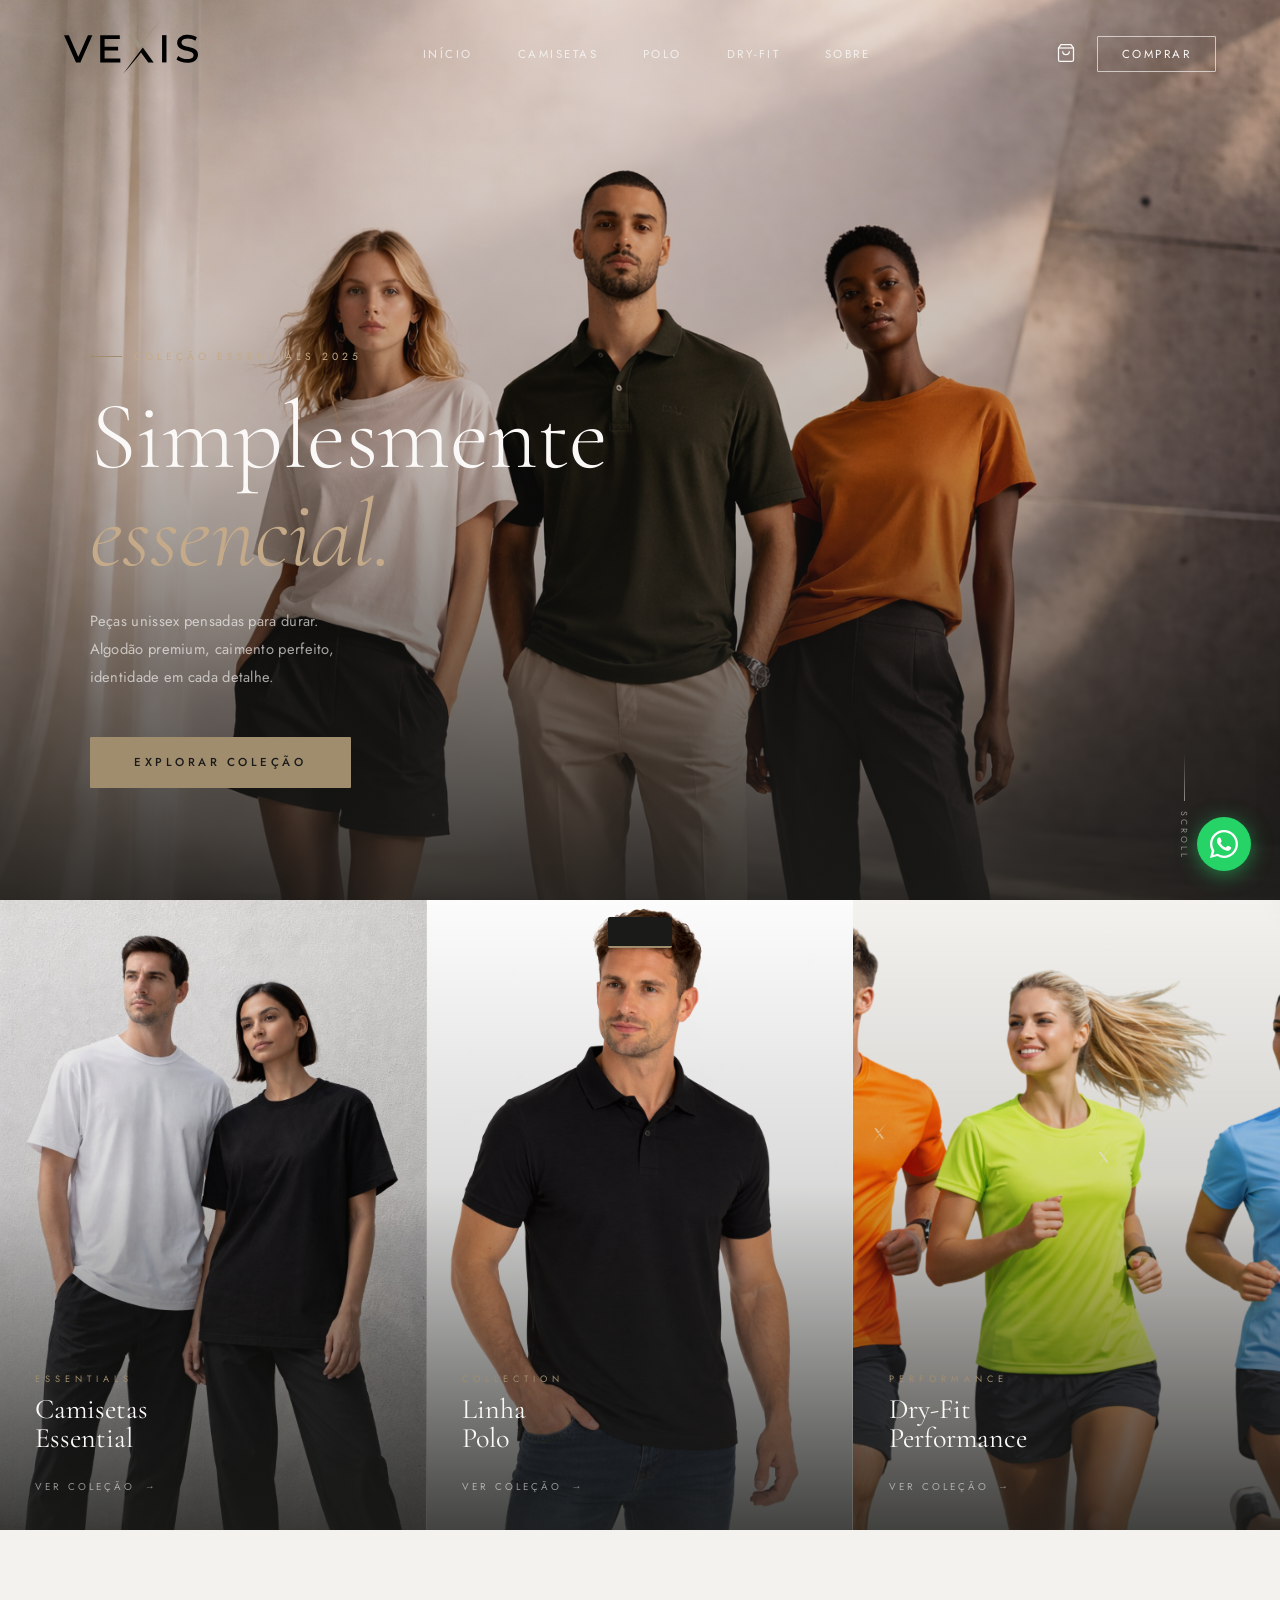
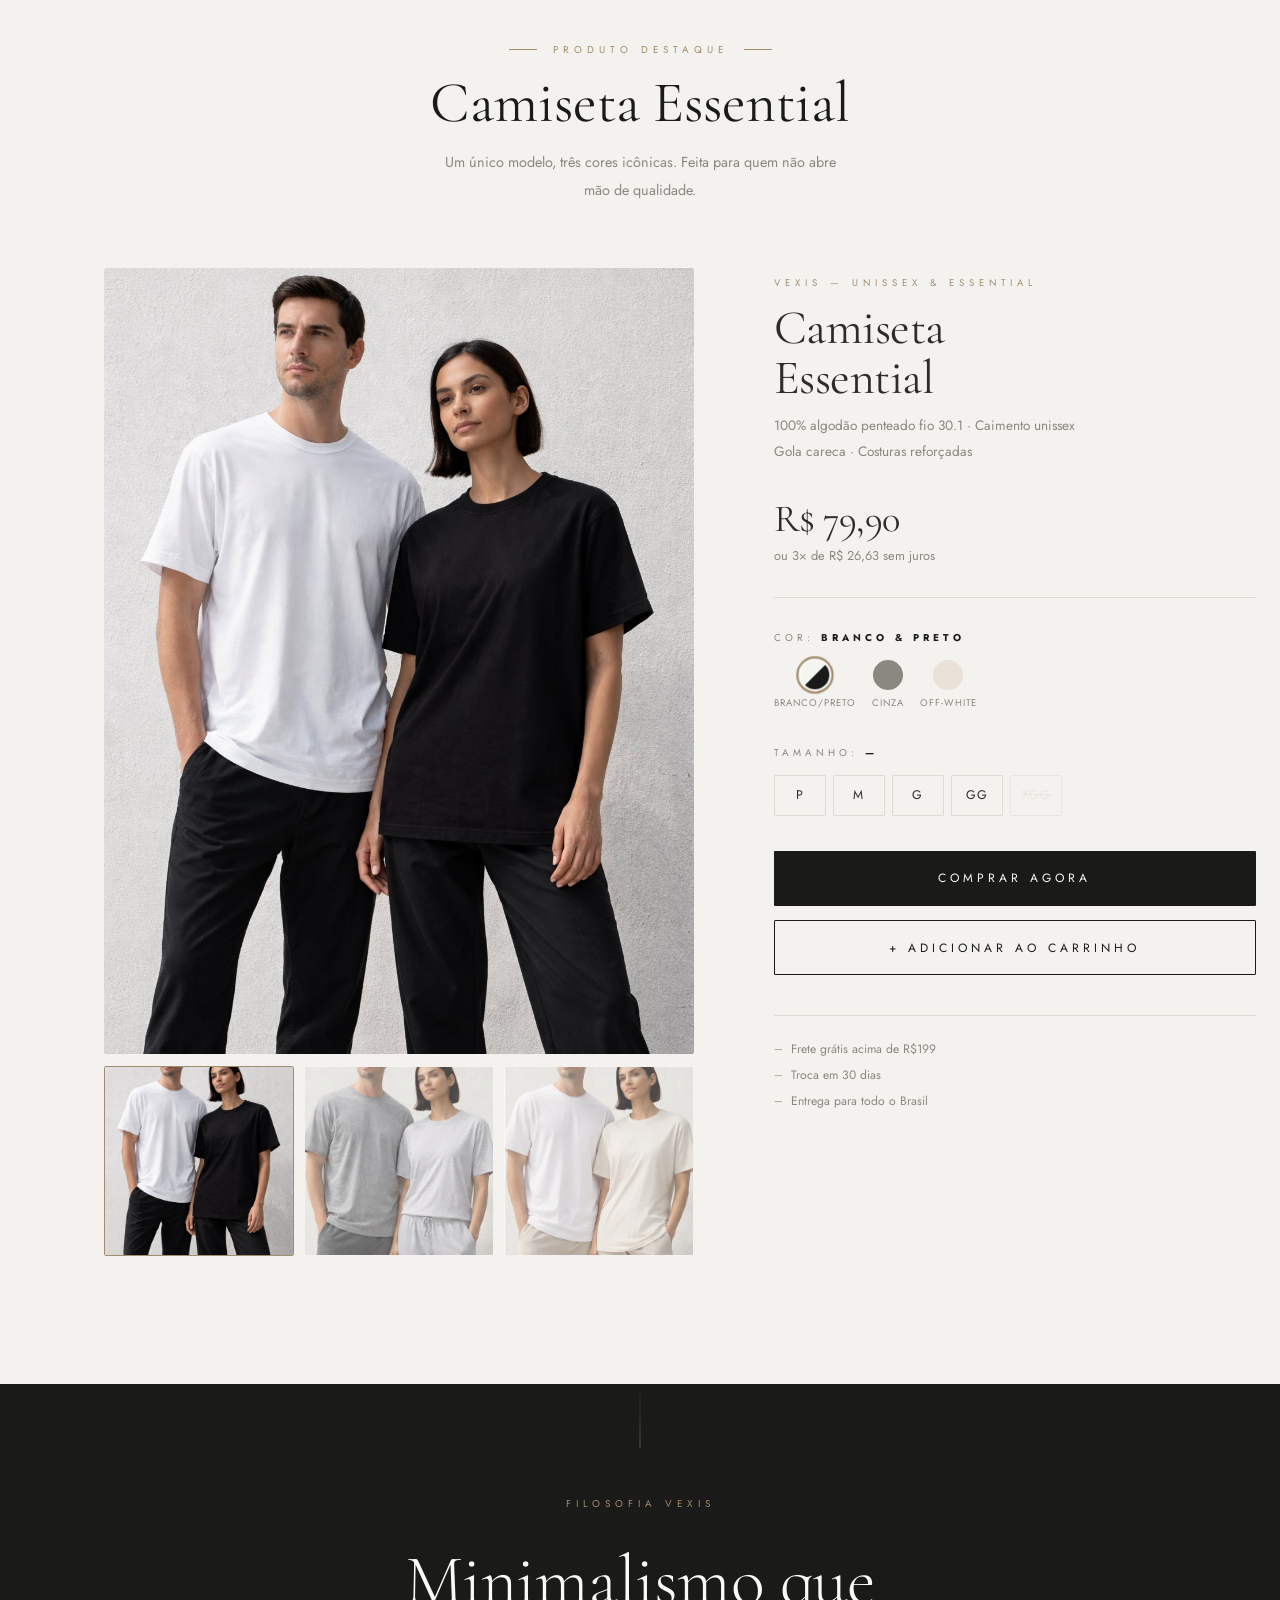
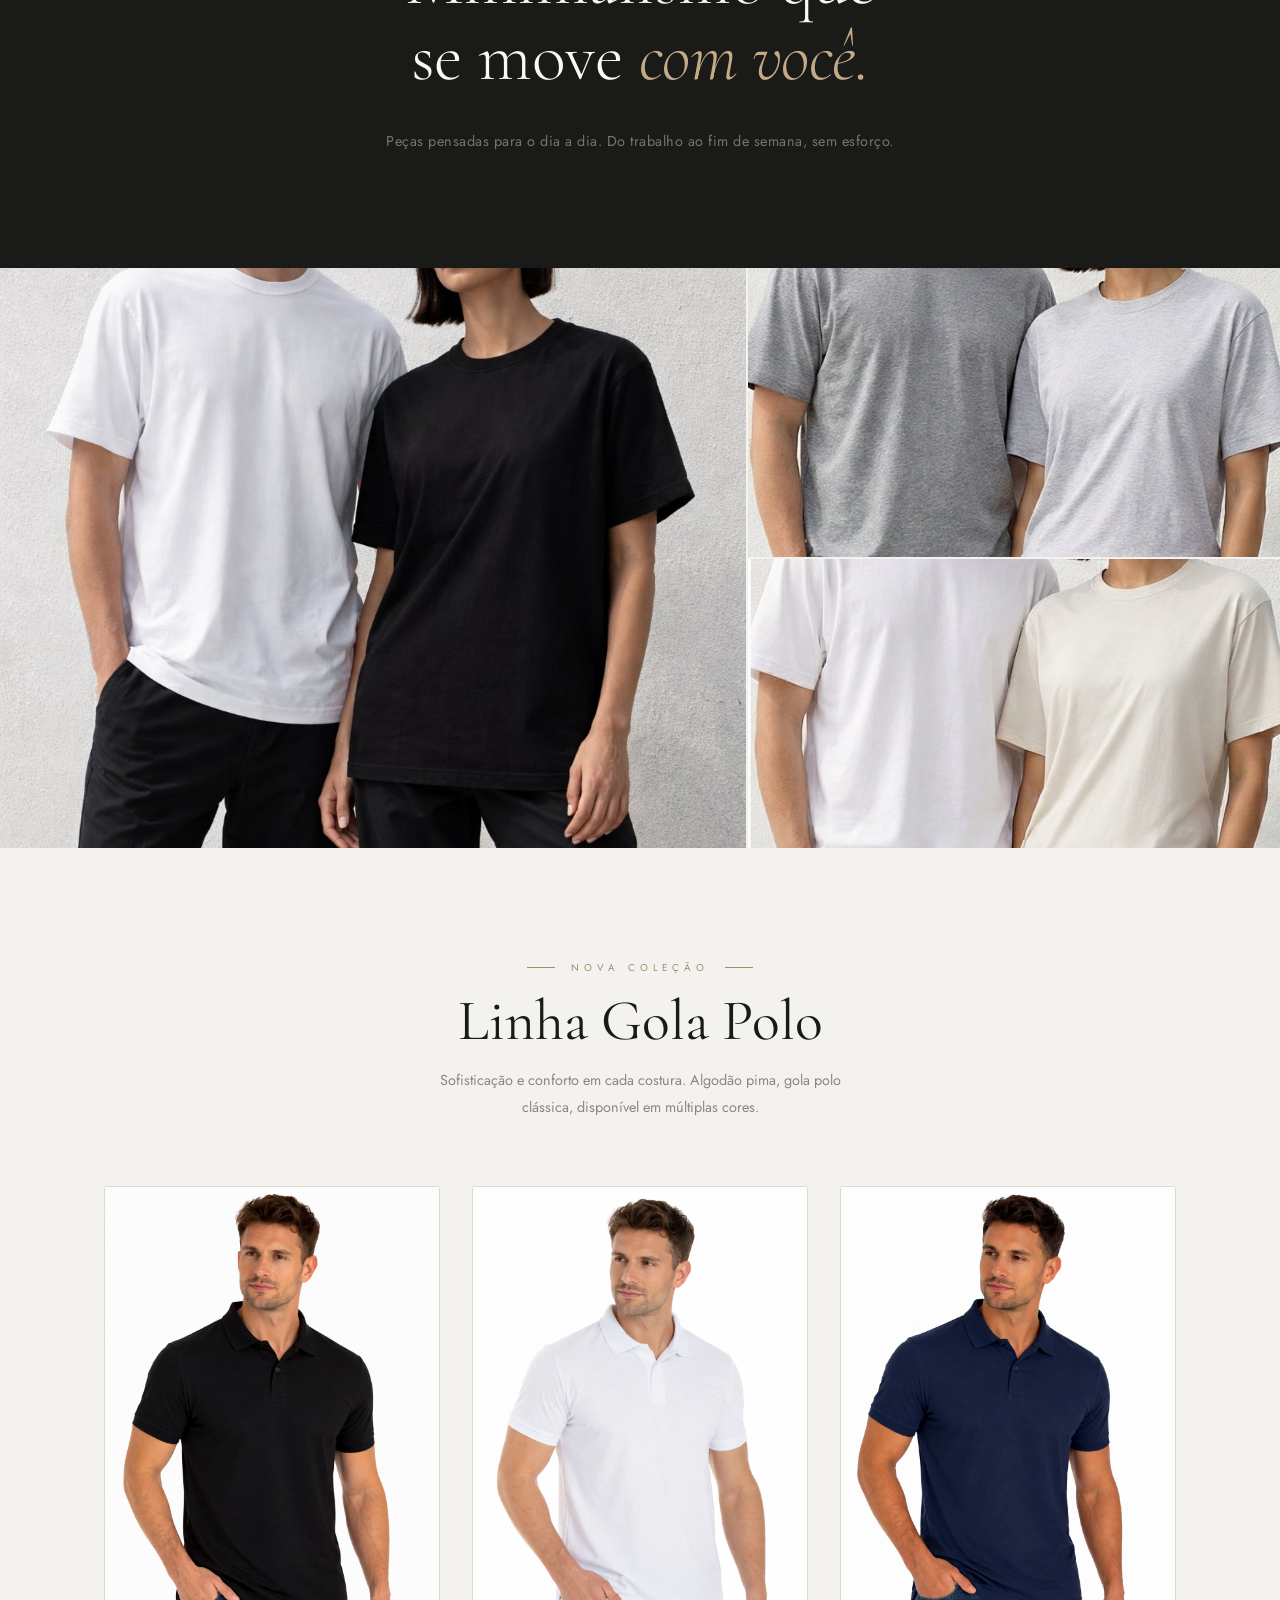
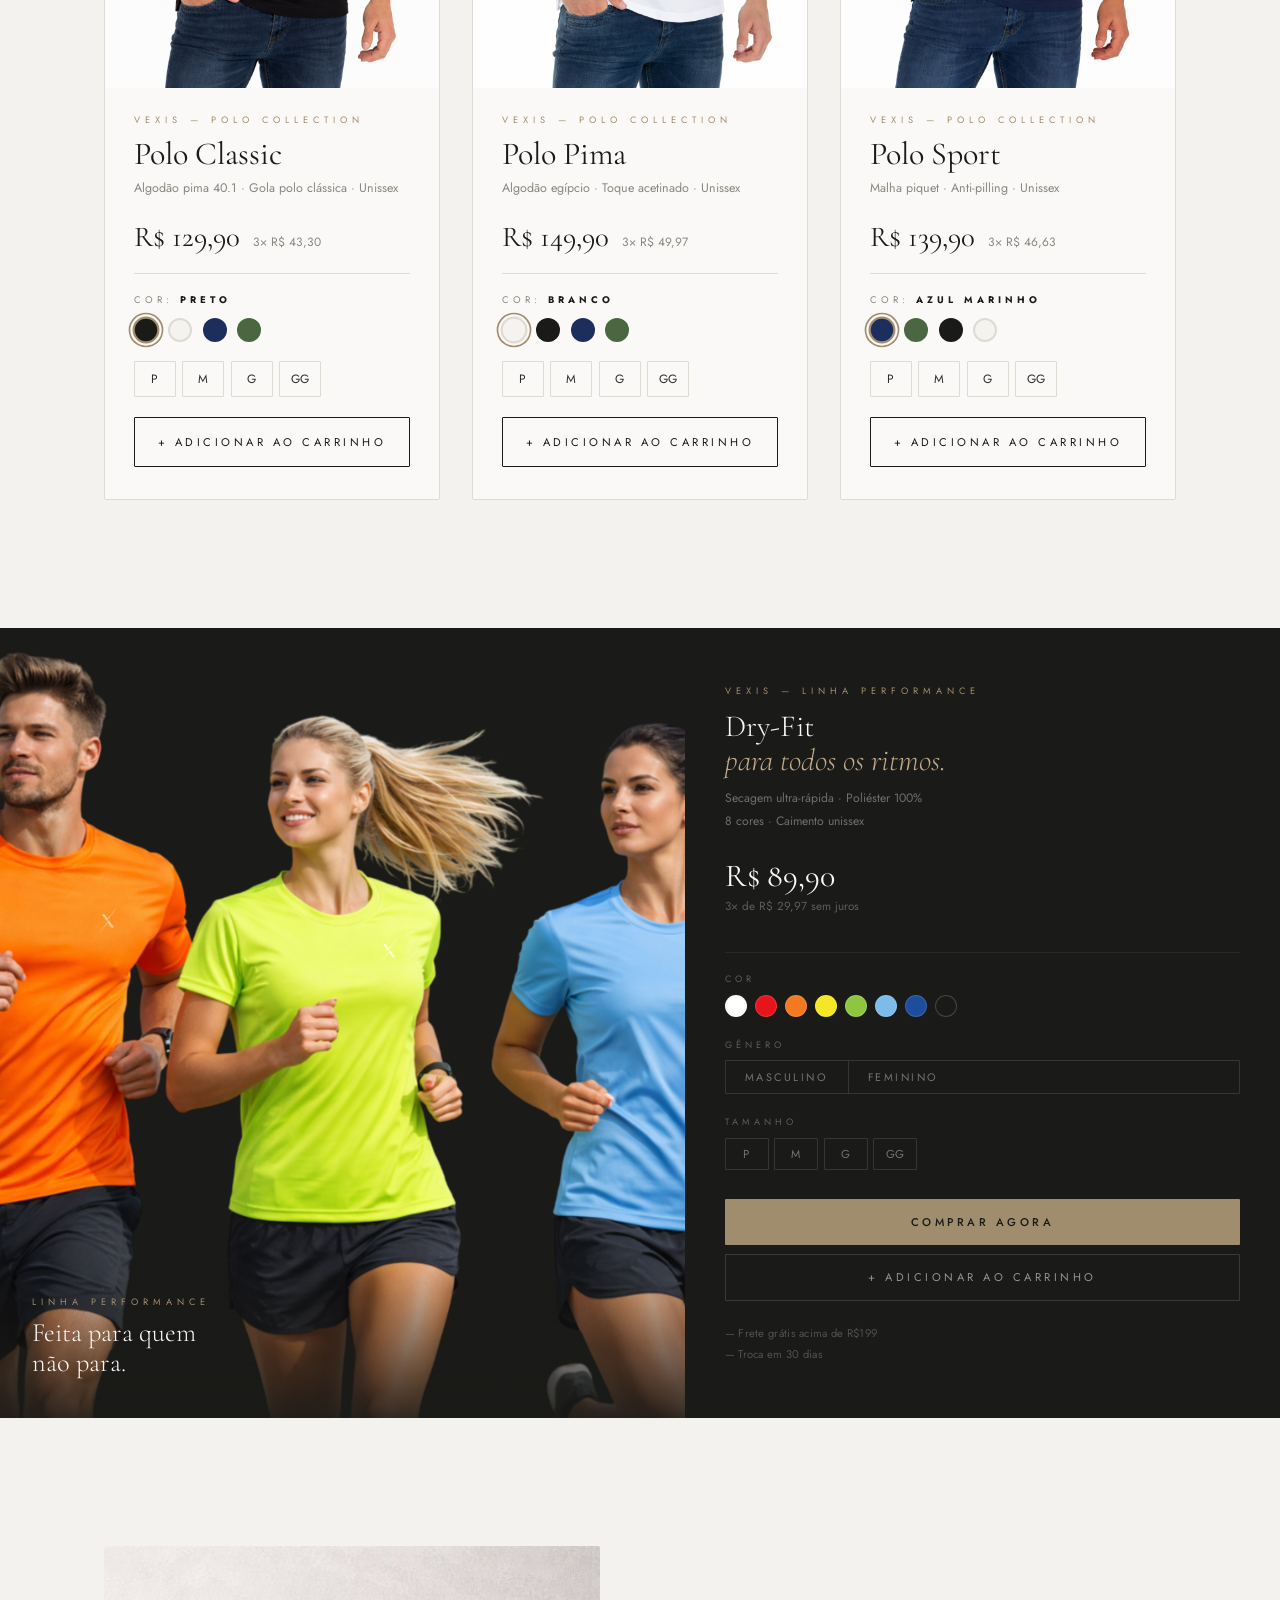
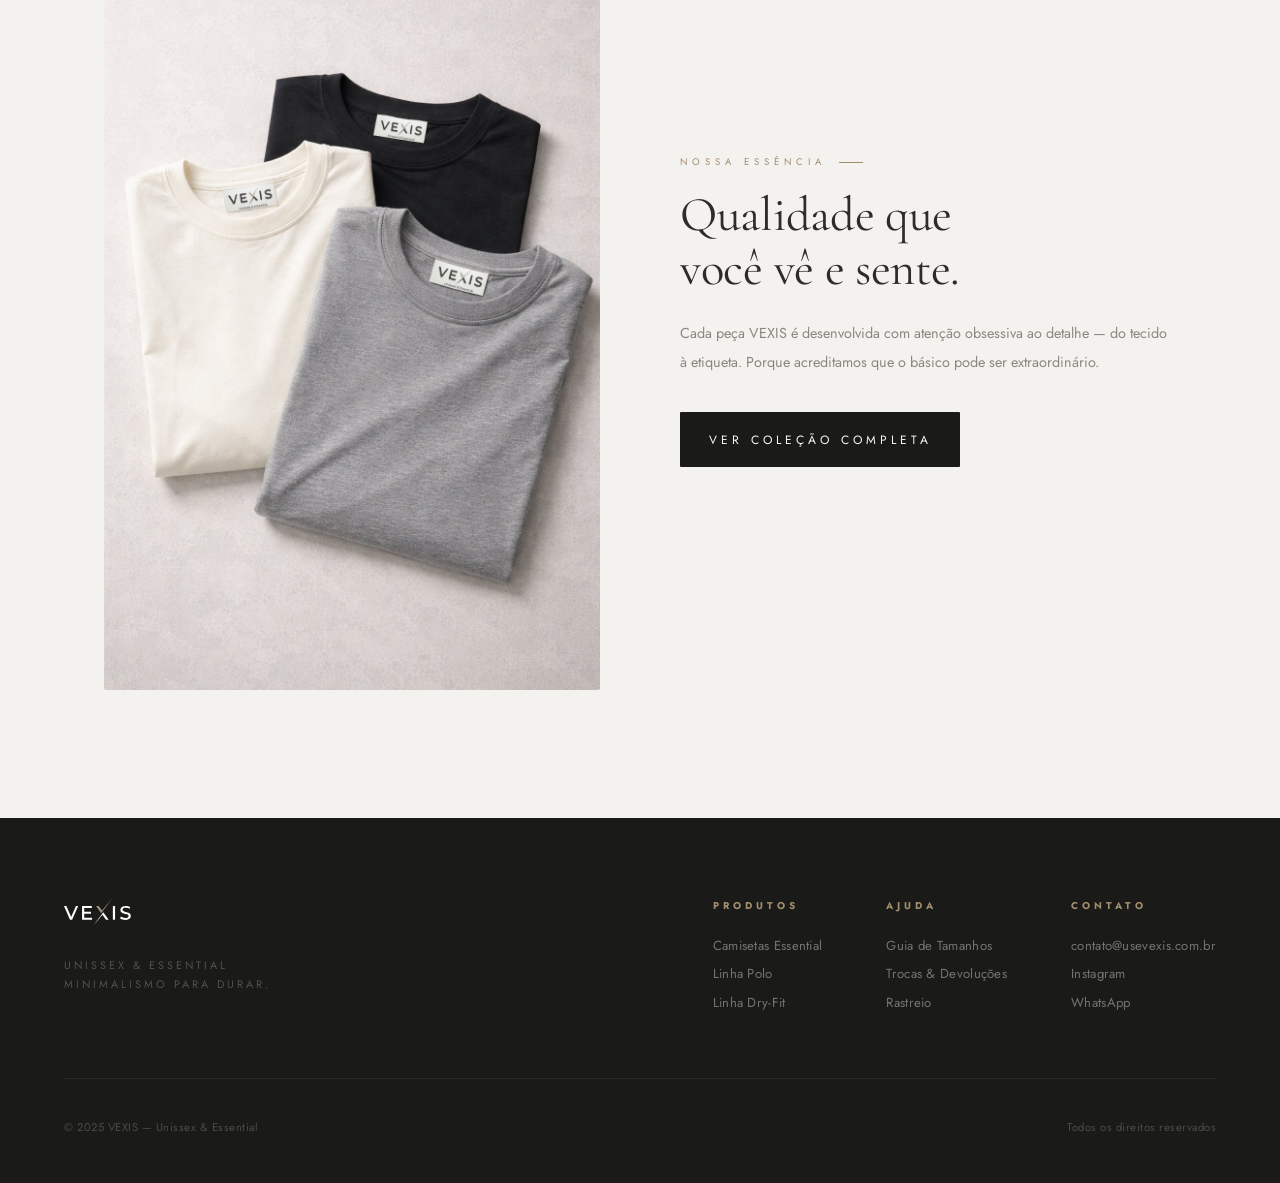
<file: index.html>
<!DOCTYPE html>
<html lang="pt-BR">
<head>
  <meta charset="UTF-8"/>
  <meta name="viewport" content="width=device-width, initial-scale=1.0"/>
  <meta name="description" content="VEXIS — Roupas unissex essenciais. Camisetas premium de algodão, linha Polo e Dry-Fit."/>
  <meta name="theme-color" content="#f4f2ef"/>
  <meta property="og:title" content="VEXIS — Unissex & Essential"/>
  <meta property="og:description" content="Camisetas unissex premium. Algodão 30.1, caimento perfeito, três cores icônicas."/>
  <meta property="og:type" content="website"/>
  <link rel="canonical" href="https://usevexis.com.br/"/>
  <title>VEXIS — Unissex & Essential</title>
  <link rel="icon" type="image/png" href="/public/icons/favicon.png"/>
  <link rel="preconnect" href="https://fonts.googleapis.com"/>
  <link rel="preconnect" href="https://fonts.gstatic.com" crossorigin/>
  <link href="https://fonts.googleapis.com/css2?family=Cormorant+Garamond:ital,wght@0,300;0,400;0,500;0,600;1,300;1,400&family=Jost:wght@300;400;500;600&display=swap" rel="stylesheet"/>
  <link rel="stylesheet" href="/src/css/main.css"/>
</head>
<body>

<!-- ══ NAV ══ -->
<nav id="nav">
  <div class="nav-logo">
    <img src="/public/images/logo.svg" alt="VEXIS"/>
  </div>
  <div class="nav-links">
    <a href="#inicio">Início</a>
    <a href="#produto">Camisetas</a>
    <a href="#polo">Polo</a>
    <a href="#dryfits">Dry-Fit</a>
    <a href="#sobre">Sobre</a>
  </div>
  <div class="nav-right">
    <button class="btn-cart" onclick="abrirCarrinho()" title="Carrinho">
      <svg width="20" height="20" viewBox="0 0 24 24" fill="none" stroke="currentColor" stroke-width="1.5">
        <path d="M6 2L3 6v14a2 2 0 002 2h14a2 2 0 002-2V6l-3-4z"/>
        <line x1="3" y1="6" x2="21" y2="6"/>
        <path d="M16 10a4 4 0 01-8 0"/>
      </svg>
      <span class="cart-badge" id="cartBadge">0</span>
    </button>
    <button class="btn-nav" onclick="abrirCheckoutDireto()">Comprar</button>
    <button class="ham-btn" id="hamBtn" onclick="toggleMenu()" aria-label="Menu">
      <span></span><span></span><span></span>
    </button>
  </div>
</nav>

<!-- ══ HERO ══ -->
<section class="hero" id="inicio">
  <div class="hero-img"></div>
  <div class="hero-overlay"></div>
  <div class="hero-content">
    <div class="hero-tag anim">Coleção Essentials 2025</div>
    <h1 class="anim anim-2">Simplesmente<br><em>essencial.</em></h1>
    <p class="anim anim-3">Peças unissex pensadas para durar.<br>Algodão premium, caimento perfeito,<br>identidade em cada detalhe.</p>
    <button class="btn-hero anim anim-4" onclick="document.getElementById('produto').scrollIntoView({behavior:'smooth'})">
      <span>Explorar Coleção</span>
    </button>
  </div>
  <div class="hero-scroll">
    <div class="hero-scroll-line"></div>
    <span class="hero-scroll-text">Scroll</span>
  </div>
</section>

<!-- ══ CATEGORIAS ══ -->
<section class="categorias-section">
  <a href="#produto" class="cat-card anim">
    <div class="cat-img" style="background-image:url('/public/images/banner-1.png')"></div>
    <div class="cat-overlay"></div>
    <div class="cat-divider"></div>
    <div class="cat-info">
      <span class="cat-kicker">Essentials</span>
      <h3 class="cat-nome">Camisetas<br>Essential</h3>
      <span class="cat-link">Ver Coleção <span class="cat-link-arrow">→</span></span>
    </div>
  </a>
  <a href="#polo" class="cat-card anim anim-2">
    <div class="cat-img" style="background-image:url('/public/images/polo-preta.png');background-position:center top"></div>
    <div class="cat-overlay"></div>
    <div class="cat-divider"></div>
    <div class="cat-info">
      <span class="cat-kicker">Collection</span>
      <h3 class="cat-nome">Linha<br>Polo</h3>
      <span class="cat-link">Ver Coleção <span class="cat-link-arrow">→</span></span>
    </div>
  </a>
  <a href="#dryfits" class="cat-card anim anim-3">
    <div class="cat-img" style="background-image:url('/public/images/corrida-dryfits.png')"></div>
    <div class="cat-overlay"></div>
    <div class="cat-info">
      <span class="cat-kicker">Performance</span>
      <h3 class="cat-nome">Dry-Fit<br>Performance</h3>
      <span class="cat-link">Ver Coleção <span class="cat-link-arrow">→</span></span>
    </div>
  </a>
</section>

<!-- ══ CAMISETA ESSENTIAL ══ -->
<div class="secao-header" id="produto">
  <div class="secao-kicker anim">Produto Destaque</div>
  <h2 class="secao-titulo anim anim-2">Camiseta Essential</h2>
  <p class="secao-sub anim anim-3">Um único modelo, três cores icônicas. Feita para quem não abre mão de qualidade.</p>
</div>

<div class="produto-wrap">
  <div class="galeria">
    <div class="img-main">
      <img id="fotoMain" src="/public/images/product-branco-preto.png" alt="Camiseta VEXIS — Branco/Preto"/>
    </div>
    <div class="thumbs">
      <div class="thumb ativo" onclick="trocarFoto('/public/images/product-branco-preto.png','Branco & Preto',this)">
        <img src="/public/images/product-branco-preto.png" alt="Branco & Preto"/>
      </div>
      <div class="thumb" onclick="trocarFoto('/public/images/product-cinza.png','Cinza Concreto',this)">
        <img src="/public/images/product-cinza.png" alt="Cinza Concreto"/>
      </div>
      <div class="thumb" onclick="trocarFoto('/public/images/product-offwhite.png','Off-White',this)">
        <img src="/public/images/product-offwhite.png" alt="Off-White"/>
      </div>
    </div>
  </div>

  <div class="info-produto">
    <div class="marca-tag">VEXIS — Unissex & Essential</div>
    <h2 class="nome-prod">Camiseta<br>Essential</h2>
    <p class="sub-prod">100% algodão penteado fio 30.1 · Caimento unissex<br>Gola careca · Costuras reforçadas</p>
    <div class="preco-bloco">
      <div class="preco-val">R$ 79,90</div>
      <div class="preco-parc">ou 3× de R$ 26,63 sem juros</div>
    </div>
    <div class="label-opt">Cor: <strong id="corLabel">Branco & Preto</strong></div>
    <div class="cores-wrap">
      <div class="cor-item ativo" onclick="trocarCor('Branco & Preto',this,'/public/images/product-branco-preto.png')">
        <div class="cor-circle" style="background:linear-gradient(135deg,#f5f5f0 50%,#1a1a18 50%)"></div>
        <span class="cor-name">Branco/Preto</span>
      </div>
      <div class="cor-item" onclick="trocarCor('Cinza Concreto',this,'/public/images/product-cinza.png')">
        <div class="cor-circle" style="background:#8a8880"></div>
        <span class="cor-name">Cinza</span>
      </div>
      <div class="cor-item" onclick="trocarCor('Off-White',this,'/public/images/product-offwhite.png')">
        <div class="cor-circle" style="background:#e8e2d8"></div>
        <span class="cor-name">Off-White</span>
      </div>
    </div>
    <div class="label-opt">Tamanho: <strong id="tamLabel">—</strong></div>
    <div class="tams-wrap">
      <button class="tam" onclick="escolherTam('P',this)">P</button>
      <button class="tam" onclick="escolherTam('M',this)">M</button>
      <button class="tam" onclick="escolherTam('G',this)">G</button>
      <button class="tam" onclick="escolherTam('GG',this)">GG</button>
      <button class="tam esgotado" disabled>XGG</button>
    </div>
    <button class="btn-comprar" onclick="comprar()">Comprar Agora</button>
    <button class="btn-carrinho" onclick="adicionarCarrinho()">+ Adicionar ao Carrinho</button>
    <div class="selos">
      <div class="selo">Frete grátis acima de R$199</div>
      <div class="selo">Troca em 30 dias</div>
      <div class="selo">Entrega para todo o Brasil</div>
    </div>
  </div>
</div>

<!-- ══ LIFESTYLE BAR ══ -->
<div class="lifestyle-bar">
  <span class="lifestyle-kicker anim">Filosofia VEXIS</span>
  <h2 class="lifestyle-titulo anim anim-2">Minimalismo que<br>se move <em>com você.</em></h2>
  <p class="lifestyle-sub anim anim-3">Peças pensadas para o dia a dia. Do trabalho ao fim de semana, sem esforço.</p>
</div>

<!-- ══ BANNER EDITORIAL ══ -->
<div class="banner-editorial">
  <div class="banner-editorial-esq">
    <img src="/public/images/banner-1.png" alt="VEXIS Essential"/>
  </div>
  <div class="banner-editorial-dir">
    <div class="banner-editorial-dir-foto">
      <img src="/public/images/banner-2.png" alt="VEXIS Polo"/>
    </div>
    <div class="banner-editorial-dir-foto">
      <img src="/public/images/banner-3.png" alt="VEXIS Lifestyle"/>
    </div>
  </div>
</div>

<!-- ══ POLO COLLECTION ══ -->
<section class="polo-section" id="polo">
  <div class="secao-header">
    <div class="secao-kicker anim">Nova Coleção</div>
    <h2 class="secao-titulo anim anim-2">Linha Gola Polo</h2>
    <p class="secao-sub anim anim-3">Sofisticação e conforto em cada costura. Algodão pima, gola polo clássica, disponível em múltiplas cores.</p>
  </div>

  <div class="polo-grid">

    <!-- Card 1: Polo Classic — inicia Preto -->
    <div class="polo-card anim">
      <div class="polo-visual" id="polo-1">
        <img class="polo-img" src="/public/images/polo-preta.png" alt="Polo Classic — Preto"/>
      </div>
      <div class="polo-card-info">
        <div class="polo-marca">VEXIS — Polo Collection</div>
        <h3 class="polo-nome">Polo Classic</h3>
        <p class="polo-desc">Algodão pima 40.1 · Gola polo clássica · Unissex</p>
        <div class="polo-preco-bloco">
          <span class="polo-preco">R$ 129,90</span>
          <span class="polo-parc">3× R$ 43,30</span>
        </div>
        <div class="polo-label-cor">Cor: <strong class="polo-cor-ativa">Preto</strong></div>
        <div class="polo-swatches">
          <button class="polo-swatch ativo" title="Preto"        onclick="trocarCorPolo('polo-1','/public/images/polo-preta.png','Preto',this)"              style="background:#1a1a18"></button>
          <button class="polo-swatch"        title="Branco"       onclick="trocarCorPolo('polo-1','/public/images/polo-branca.png','Branco',this)"            style="background:#f5f3f0;border-color:#dedad4"></button>
          <button class="polo-swatch"        title="Azul Marinho" onclick="trocarCorPolo('polo-1','/public/images/polo-azul-marinho.png','Azul Marinho',this)" style="background:#1c2e5e"></button>
          <button class="polo-swatch"        title="Verde Musgo"  onclick="trocarCorPolo('polo-1','/public/images/polo-verde-musgo.png','Verde Musgo',this)"   style="background:#4a6742"></button>
        </div>
        <div class="polo-tams">
          <button class="polo-tam" onclick="escolherTamPolo(this)">P</button>
          <button class="polo-tam" onclick="escolherTamPolo(this)">M</button>
          <button class="polo-tam" onclick="escolherTamPolo(this)">G</button>
          <button class="polo-tam" onclick="escolherTamPolo(this)">GG</button>
        </div>
        <button class="btn-polo-add" onclick="adicionarPoloCarrinho('Polo Classic',129.90,'polo-1')">+ Adicionar ao Carrinho</button>
      </div>
    </div>

    <!-- Card 2: Polo Pima — inicia Branco -->
    <div class="polo-card anim anim-2">
      <div class="polo-visual" id="polo-2">
        <img class="polo-img" src="/public/images/polo-branca.png" alt="Polo Pima — Branco"/>
      </div>
      <div class="polo-card-info">
        <div class="polo-marca">VEXIS — Polo Collection</div>
        <h3 class="polo-nome">Polo Pima</h3>
        <p class="polo-desc">Algodão egípcio · Toque acetinado · Unissex</p>
        <div class="polo-preco-bloco">
          <span class="polo-preco">R$ 149,90</span>
          <span class="polo-parc">3× R$ 49,97</span>
        </div>
        <div class="polo-label-cor">Cor: <strong class="polo-cor-ativa">Branco</strong></div>
        <div class="polo-swatches">
          <button class="polo-swatch ativo" title="Branco"       onclick="trocarCorPolo('polo-2','/public/images/polo-branca.png','Branco',this)"            style="background:#f5f3f0;border-color:#dedad4"></button>
          <button class="polo-swatch"        title="Preto"        onclick="trocarCorPolo('polo-2','/public/images/polo-preta.png','Preto',this)"              style="background:#1a1a18"></button>
          <button class="polo-swatch"        title="Azul Marinho" onclick="trocarCorPolo('polo-2','/public/images/polo-azul-marinho.png','Azul Marinho',this)" style="background:#1c2e5e"></button>
          <button class="polo-swatch"        title="Verde Musgo"  onclick="trocarCorPolo('polo-2','/public/images/polo-verde-musgo.png','Verde Musgo',this)"   style="background:#4a6742"></button>
        </div>
        <div class="polo-tams">
          <button class="polo-tam" onclick="escolherTamPolo(this)">P</button>
          <button class="polo-tam" onclick="escolherTamPolo(this)">M</button>
          <button class="polo-tam" onclick="escolherTamPolo(this)">G</button>
          <button class="polo-tam" onclick="escolherTamPolo(this)">GG</button>
        </div>
        <button class="btn-polo-add" onclick="adicionarPoloCarrinho('Polo Pima',149.90,'polo-2')">+ Adicionar ao Carrinho</button>
      </div>
    </div>

    <!-- Card 3: Polo Sport — inicia Azul Marinho -->
    <div class="polo-card anim anim-3">
      <div class="polo-visual" id="polo-3">
        <img class="polo-img" src="/public/images/polo-azul-marinho.png" alt="Polo Sport — Azul Marinho"/>
      </div>
      <div class="polo-card-info">
        <div class="polo-marca">VEXIS — Polo Collection</div>
        <h3 class="polo-nome">Polo Sport</h3>
        <p class="polo-desc">Malha piquet · Anti-pilling · Unissex</p>
        <div class="polo-preco-bloco">
          <span class="polo-preco">R$ 139,90</span>
          <span class="polo-parc">3× R$ 46,63</span>
        </div>
        <div class="polo-label-cor">Cor: <strong class="polo-cor-ativa">Azul Marinho</strong></div>
        <div class="polo-swatches">
          <button class="polo-swatch ativo" title="Azul Marinho" onclick="trocarCorPolo('polo-3','/public/images/polo-azul-marinho.png','Azul Marinho',this)" style="background:#1c2e5e"></button>
          <button class="polo-swatch"        title="Verde Musgo"  onclick="trocarCorPolo('polo-3','/public/images/polo-verde-musgo.png','Verde Musgo',this)"   style="background:#4a6742"></button>
          <button class="polo-swatch"        title="Preto"        onclick="trocarCorPolo('polo-3','/public/images/polo-preta.png','Preto',this)"              style="background:#1a1a18"></button>
          <button class="polo-swatch"        title="Branco"       onclick="trocarCorPolo('polo-3','/public/images/polo-branca.png','Branco',this)"            style="background:#f5f3f0;border-color:#dedad4"></button>
        </div>
        <div class="polo-tams">
          <button class="polo-tam" onclick="escolherTamPolo(this)">P</button>
          <button class="polo-tam" onclick="escolherTamPolo(this)">M</button>
          <button class="polo-tam" onclick="escolherTamPolo(this)">G</button>
          <button class="polo-tam" onclick="escolherTamPolo(this)">GG</button>
        </div>
        <button class="btn-polo-add" onclick="adicionarPoloCarrinho('Polo Sport',139.90,'polo-3')">+ Adicionar ao Carrinho</button>
      </div>
    </div>

  </div>
</section>

<!-- ══ DRY-FIT ══ -->
<section class="dryfits-section" id="dryfits">
  <div class="dryfits-grid">

    <!-- Coluna 1 — Foto corrida -->
    <div class="df-col-foto">
      <img src="/public/images/corrida-dryfits.png" alt="Atletas VEXIS Dry-Fit"/>
      <div class="df-foto-caption">
        <span class="df-caption-kicker">Linha Performance</span>
        <p class="df-caption-text">Feita para quem<br>não para.</p>
      </div>
    </div>

    <!-- Coluna 2 — Configurador -->
    <div class="df-col-info">
      <div class="df-marca">VEXIS — Linha Performance</div>
      <h2 class="df-titulo">Dry-Fit<br><em>para todos os ritmos.</em></h2>
      <p class="df-desc">Secagem ultra-rápida · Poliéster 100%<br>8 cores · Caimento unissex</p>

      <div class="df-preco-bloco">
        <span class="df-preco">R$ 89,90</span>
        <span class="df-parc">3× de R$ 29,97 sem juros</span>
      </div>

      <div class="df-divider"></div>

      <!-- Cor -->
      <div class="df-label">Cor <strong id="dryCorLabel"></strong></div>
      <div class="cores-dryfits">
        <button class="cor-tag" style="background:#fff;border-color:rgba(255,255,255,.3)"         title="Branco"      onclick="escolherCorDry('Branco',this)"></button>
        <button class="cor-tag" style="background:#e8141c"                                        title="Vermelho"    onclick="escolherCorDry('Vermelho',this)"></button>
        <button class="cor-tag" style="background:#f47920"                                        title="Laranja"     onclick="escolherCorDry('Laranja',this)"></button>
        <button class="cor-tag" style="background:#f5e626"                                        title="Amarelo"     onclick="escolherCorDry('Amarelo',this)"></button>
        <button class="cor-tag" style="background:#8fc640"                                        title="Verde Limão" onclick="escolherCorDry('Verde Limão',this)"></button>
        <button class="cor-tag" style="background:#7bbce8"                                        title="Azul Claro"  onclick="escolherCorDry('Azul Claro',this)"></button>
        <button class="cor-tag" style="background:#1c4e9d"                                        title="Azul Royal"  onclick="escolherCorDry('Azul Royal',this)"></button>
        <button class="cor-tag" style="background:#1a1a18;border-color:rgba(255,255,255,.18)"     title="Preto"       onclick="escolherCorDry('Preto',this)"></button>
      </div>

      <!-- Gênero — segmented control -->
      <div class="df-label">Gênero <strong id="dryGenLabel"></strong></div>
      <div class="df-gen-toggle">
        <button class="df-gen" onclick="escolherGeneroDry('Masculino',this)">Masculino</button>
        <button class="df-gen" onclick="escolherGeneroDry('Feminino',this)">Feminino</button>
      </div>

      <!-- Tamanho -->
      <div class="df-label">Tamanho <strong id="dryTamLabel"></strong></div>
      <div class="df-tams">
        <button class="df-tam" onclick="escolherTamDry('P',this)">P</button>
        <button class="df-tam" onclick="escolherTamDry('M',this)">M</button>
        <button class="df-tam" onclick="escolherTamDry('G',this)">G</button>
        <button class="df-tam" onclick="escolherTamDry('GG',this)">GG</button>
      </div>

      <button class="btn-dry-comprar" onclick="comprarDry()">Comprar Agora</button>
      <button class="btn-dry-add" onclick="adicionarDryCarrinho()">+ Adicionar ao Carrinho</button>

      <div class="df-selos">
        <span>— Frete grátis acima de R$199</span>
        <span>— Troca em 30 dias</span>
      </div>
    </div>

  </div>
</section>

<!-- ══ QUALIDADE ══ -->
<div class="banner-dobradas" id="sobre">
  <div class="dobradas-img anim">
    <img src="/public/images/qualidade.png" alt="Qualidade VEXIS"/>
  </div>
  <div class="dobradas-texto anim anim-2">
    <div class="kicker">Nossa Essência</div>
    <h2>Qualidade que<br>você vê e sente.</h2>
    <p>Cada peça VEXIS é desenvolvida com atenção obsessiva ao detalhe — do tecido à etiqueta. Porque acreditamos que o básico pode ser extraordinário.</p>
    <button class="btn-comprar" style="max-width:280px" onclick="document.getElementById('produto').scrollIntoView({behavior:'smooth'})">Ver Coleção Completa</button>
  </div>
</div>

<!-- ══ FOOTER ══ -->
<footer>
  <div class="footer-inner">
    <div class="footer-brand">
      <svg xmlns="http://www.w3.org/2000/svg" xml:space="preserve" height="32" viewBox="0 0 2294.43 1099.3" style="fill-rule:evenodd;clip-rule:evenodd">
        <defs><style>.fl0{fill:#FEFEFE;fill-rule:nonzero}.fl1{fill:#9D9181;fill-rule:nonzero}</style></defs>
        <g>
          <polygon class="fl0" points="205.54,745.99 -0,277.32 82.35,277.32 268.48,705.15 221.61,705.15 409.75,277.32 485.41,277.32 280.53,745.99"/>
          <path class="fl0" d="M620.17 745.99l-0.67 -468.67 335.43 0 0.67 65.61 -260.45 0 0 337.44 269.15 0 0.67 65.61 -344.81 0zm68.96 -206.22l0 -64.27 237.01 0.67 0.67 64.27 -237.68 -0.67z"/>
          <polygon class="fl0" points="1678.94,745.99 1678.94,277.32 1754.6,277.32 1754.6,745.99"/>
          <path class="fl0" d="M2108.97 752.02c-36.15,0 -70.75,-5.36 -103.78,-16.07 -33.03,-10.71 -59.14,-24.55 -78.33,-41.51l27.45 -59.59c18.3,15.18 41.29,27.79 68.96,37.83 27.68,10.04 56.24,15.06 85.7,15.06 25.89,0 46.87,-2.9 62.94,-8.7 16.07,-5.8 27.9,-13.84 35.48,-24.1 7.59,-10.27 11.38,-21.65 11.38,-34.15 0,-15.18 -5.13,-27.34 -15.4,-36.49 -10.27,-9.15 -23.66,-16.51 -40.17,-22.09 -16.51,-5.58 -34.82,-10.6 -54.9,-15.06 -20.08,-4.46 -40.17,-9.71 -60.26,-15.73 -20.09,-6.03 -38.39,-13.84 -54.9,-23.43 -16.51,-9.6 -29.91,-22.32 -40.17,-38.16 -10.27,-15.85 -15.4,-36.27 -15.4,-61.26 0,-25 6.58,-47.87 19.75,-68.63 13.17,-20.75 33.36,-37.38 60.59,-49.88 27.23,-12.5 61.82,-18.75 103.78,-18.75 27.67,0 55.13,3.57 82.35,10.71 27.23,7.14 50.88,17.41 70.97,30.8l-24.77 60.26c-20.53,-12.94 -41.96,-22.43 -64.27,-28.46 -22.32,-6.03 -43.96,-9.04 -64.94,-9.04 -25,0 -45.64,3.12 -61.93,9.37 -16.29,6.25 -28.12,14.62 -35.49,25.11 -7.36,10.49 -11.05,22.21 -11.05,35.15 0,15.17 5.13,27.34 15.4,36.49 10.27,9.15 23.66,16.4 40.17,21.76 16.51,5.36 34.82,10.38 54.9,15.07 20.08,4.69 40.17,9.93 60.26,15.73 20.08,5.8 38.5,13.39 55.24,22.77 16.74,9.37 30.24,21.98 40.51,37.83 10.27,15.85 15.4,36.04 15.4,60.59 0,24.55 -6.7,47.2 -20.09,67.96 -13.39,20.76 -33.81,37.38 -61.26,49.88 -27.45,12.5 -62.16,18.75 -104.11,18.75z"/>
          <path class="fl0" d="M1349.04 489.72l186.61 256.55 -92.95 0 -124.2 -171.92c-92.8,116.24 -195.33,240.45 -307.73,370.99l338.27 -455.62z"/>
          <path class="fl1" d="M1669.04 0l-391.93 520.47 -174.79 -242.94 91.52 0 113.42 155.98c138.53,-175.31 262.26,-319.17 361.77,-433.51z"/>
        </g>
      </svg>
      <p class="footer-brand-tagline">Unissex & Essential<br>Minimalismo para durar.</p>
    </div>
    <div class="footer-links">
      <div class="footer-col">
        <h4>Produtos</h4>
        <a href="#produto">Camisetas Essential</a>
        <a href="#polo">Linha Polo</a>
        <a href="#dryfits">Linha Dry-Fit</a>
      </div>
      <div class="footer-col">
        <h4>Ajuda</h4>
        <a href="#">Guia de Tamanhos</a>
        <a href="#">Trocas &amp; Devoluções</a>
        <a href="#">Rastreio</a>
      </div>
      <div class="footer-col">
        <h4>Contato</h4>
        <a href="mailto:contato@usevexis.com.br">contato@usevexis.com.br</a>
        <a href="https://instagram.com/vexisbrand" target="_blank" rel="noopener">Instagram</a>
        <a href="https://wa.me/5500000000000" target="_blank" rel="noopener">WhatsApp</a>
      </div>
    </div>
  </div>
  <div class="footer-bottom">
    <span>© 2025 VEXIS — Unissex &amp; Essential</span>
    <span>Todos os direitos reservados</span>
  </div>
</footer>

<!-- ══ WPP FLOAT ══ -->
<a class="wpp-float" href="https://wa.me/5500000000000" target="_blank" rel="noopener" title="WhatsApp">
  <svg viewBox="0 0 32 32" xmlns="http://www.w3.org/2000/svg">
    <path d="M16.004 0C7.164 0 0 7.163 0 16c0 2.822.736 5.471 2.02 7.773L0 32l8.468-2.22A15.93 15.93 0 0016.004 32C24.837 32 32 24.837 32 16S24.837 0 16.004 0zm0 29.333a13.25 13.25 0 01-6.773-1.853l-.486-.29-5.028 1.319 1.34-4.894-.317-.502A13.268 13.268 0 012.667 16c0-7.35 5.987-13.333 13.337-13.333C23.347 2.667 29.333 8.65 29.333 16S23.354 29.333 16.004 29.333zm7.315-9.982c-.4-.2-2.37-1.168-2.737-1.302-.367-.133-.634-.2-.9.2-.267.4-1.034 1.302-1.267 1.569-.234.267-.467.3-.867.1-.4-.2-1.688-.622-3.216-1.984-1.188-1.06-1.99-2.37-2.222-2.77-.234-.4-.025-.616.175-.815.18-.179.4-.467.6-.7.2-.233.267-.4.4-.667.133-.266.067-.5-.033-.7-.1-.2-.9-2.17-1.234-2.97-.325-.78-.655-.674-.9-.686l-.767-.013c-.267 0-.7.1-1.067.5s-1.4 1.368-1.4 3.337 1.433 3.871 1.633 4.137c.2.267 2.82 4.305 6.832 6.035.955.413 1.7.66 2.281.845.958.305 1.831.262 2.52.159.769-.114 2.37-.97 2.704-1.905.333-.934.333-1.735.233-1.902-.1-.166-.367-.266-.767-.466z"/>
  </svg>
</a>

<!-- ══ TOAST ══ -->
<div class="toast" id="toast"></div>

<!-- ══ CART ══ -->
<div class="cart-overlay" id="cartOverlay" onclick="fecharCarrinho()"></div>
<div class="cart-drawer" id="cartDrawer">
  <div class="cart-drawer-header">
    <h3>Carrinho</h3>
    <button class="btn-fechar-cart" onclick="fecharCarrinho()">&#10005;</button>
  </div>
  <div class="cart-items" id="cartItems">
    <div class="cart-vazio" id="cartVazio">Seu carrinho está vazio.<br>Adicione produtos para continuar.</div>
  </div>
  <div class="cart-footer" id="cartFooter" style="display:none">
    <div class="cart-total">
      <span>Total</span>
      <span class="cart-total-val" id="cartTotal">R$ 0,00</span>
    </div>
    <button class="btn-checkout" onclick="fecharCarrinho();abrirCheckout()">Finalizar Pedido</button>
  </div>
</div>

<!-- ══ CHECKOUT MODAL ══ -->
<div class="checkout-overlay" id="checkoutOverlay">
  <div class="checkout-modal">
    <div class="checkout-header">
      <h3>Finalizar Pedido</h3>
      <div style="display:flex;align-items:center;gap:1rem">
        <span class="checkout-total-badge" id="checkoutTotalBadge">R$ 0,00</span>
        <button class="btn-fechar-checkout" onclick="fecharCheckout()">&#10005;</button>
      </div>
    </div>
    <div class="checkout-body" id="checkoutBody">
      <div class="checkout-resumo">
        <div class="checkout-resumo-titulo">Resumo do Pedido</div>
        <div id="checkoutResumoItens"></div>

        <!-- Calculadora de Frete -->
        <div class="frete-bloco">
          <div class="frete-bloco-titulo">
            <svg width="13" height="13" viewBox="0 0 24 24" fill="none" stroke="currentColor" stroke-width="2"><rect x="1" y="3" width="15" height="13" rx="1"/><path d="M16 8h4l3 5v4h-7V8z"/><circle cx="5.5" cy="18.5" r="2.5"/><circle cx="18.5" cy="18.5" r="2.5"/></svg>
            Calcular Frete
          </div>
          <div class="frete-cep-row">
            <input type="text" id="cepInput" placeholder="00000-000" maxlength="9"
              oninput="formatarCep(this)" onkeydown="if(event.key==='Enter')calcularFrete()"
              class="frete-cep-input"/>
            <button class="btn-calcular-frete" id="btnCalcularFrete" onclick="calcularFrete()">Calcular</button>
          </div>
          <div class="frete-resultado" id="freteResultado">
            <div class="frete-resultado-info">
              <span id="freteLocalidade">—</span>
              <span class="frete-resultado-val" id="freteValorDisplay">—</span>
            </div>
            <div class="frete-prazo" id="fretePrazo"></div>
          </div>
        </div>

        <div class="checkout-item-linha frete-linha" id="freteLinha">
          <span>Frete</span>
          <strong id="checkoutFreteValor">—</strong>
        </div>
        <div class="checkout-item-linha total">
          <span>Total</span>
          <strong id="checkoutResumoTotal">R$ 0,00</strong>
        </div>
      </div>
      <div class="pagamento-tabs">
        <button class="tab-btn ativo" id="tabPix" onclick="trocarTab('pix')">
          <svg viewBox="0 0 24 24" fill="none" stroke="currentColor" stroke-width="1.5"><path d="M12 2L2 7l10 5 10-5-10-5zM2 17l10 5 10-5M2 12l10 5 10-5"/></svg>
          PIX
        </button>
        <button class="tab-btn" id="tabCredito" onclick="trocarTab('credito')">
          <svg viewBox="0 0 24 24" fill="none" stroke="currentColor" stroke-width="1.5"><rect x="1" y="4" width="22" height="16" rx="2"/><line x1="1" y1="10" x2="23" y2="10"/></svg>
          Crédito
        </button>
        <button class="tab-btn" id="tabDebito" onclick="trocarTab('debito')">
          <svg viewBox="0 0 24 24" fill="none" stroke="currentColor" stroke-width="1.5"><rect x="1" y="4" width="22" height="16" rx="2"/><line x1="1" y1="10" x2="23" y2="10"/></svg>
          Débito
        </button>
      </div>
      <div class="painel-pix ativo" id="painelPix">
        <p style="font-size:.85rem;color:var(--muted);line-height:1.7;margin-bottom:.5rem">Pague instantaneamente via PIX. Aprovação em até 1 minuto.</p>
        <div class="pix-chave-bloco">
          <div class="pix-label">Chave PIX (E-mail)</div>
          <div class="pix-chave" id="pixChaveTexto">pagamentos@usevexis.com.br</div>
          <button class="btn-copiar-pix" id="btnCopiarPix" onclick="copiarPix()">Copiar Chave</button>
        </div>
        <ul class="pix-instrucoes">
          <li>Abra o app do seu banco e acesse a área PIX</li>
          <li>Escolha "Pagar com chave" e cole a chave acima</li>
          <li>Confirme o valor e finalize o pagamento</li>
          <li>Envie o comprovante via WhatsApp para confirmar seu pedido</li>
        </ul>
        <button class="btn-pagar" onclick="confirmarPagamentoPix()">
          <svg width="18" height="18" viewBox="0 0 24 24" fill="none" stroke="currentColor" stroke-width="2"><path d="M12 2L2 7l10 5 10-5-10-5z"/><path d="M2 17l10 5 10-5"/><path d="M2 12l10 5 10-5"/></svg>
          Já Paguei — Confirmar Pedido
        </button>
        <div class="mp-badge">Pagamentos seguros via&nbsp;<strong style="color:#009ee3">Mercado Pago</strong></div>
      </div>
      <div class="painel-cartao" id="painelCredito">
        <div class="bandeiras">
          <svg width="38" height="24" viewBox="0 0 38 24" class="bandeira"><rect width="38" height="24" rx="4" fill="#1565C0"/><circle cx="14" cy="12" r="7" fill="#F44336"/><circle cx="24" cy="12" r="7" fill="#FFC107" opacity=".9"/></svg>
          <svg width="38" height="24" viewBox="0 0 38 24" class="bandeira"><rect width="38" height="24" rx="4" fill="#1A1F71"/><text x="4" y="17" font-size="10" fill="#fff" font-family="Arial" font-weight="bold">VISA</text></svg>
          <svg width="38" height="24" viewBox="0 0 38 24" class="bandeira"><rect width="38" height="24" rx="4" fill="#006847"/><text x="4" y="16" font-size="8" fill="#fff" font-family="Arial" font-weight="bold">ELO</text></svg>
        </div>
        <div class="campo-grupo"><label>Nome no Cartão</label><input type="text" placeholder="NOME COMO NO CARTÃO" id="ccNome" autocomplete="cc-name" oninput="this.value=this.value.toUpperCase()"/></div>
        <div class="campo-grupo"><label>Número do Cartão</label><input type="text" placeholder="0000 0000 0000 0000" id="ccNumero" maxlength="19" autocomplete="cc-number" oninput="formatarCartao(this)"/></div>
        <div class="campos-duplos">
          <div class="campo-grupo"><label>Validade</label><input type="text" placeholder="MM/AA" id="ccValidade" maxlength="5" oninput="formatarValidade(this)"/></div>
          <div class="campo-grupo"><label>CVV</label><input type="text" placeholder="000" id="ccCvv" maxlength="4"/></div>
        </div>
        <div class="campo-grupo"><label>Parcelas</label><select class="select-parcelas" id="ccParcelas"></select></div>
        <div class="campo-grupo"><label>CPF do Titular</label><input type="text" placeholder="000.000.000-00" id="ccCpf" maxlength="14" oninput="formatarCpf(this)"/></div>
        <div class="seguranca-badge"><svg viewBox="0 0 24 24" fill="none" stroke="#4caf50" stroke-width="2"><path d="M12 22s8-4 8-10V5l-8-3-8 3v7c0 6 8 10 8 10z"/></svg>Transação 100% segura · SSL · Mercado Pago</div>
        <button class="btn-pagar" onclick="processarPagamentoCartao('credito')">
          <svg width="16" height="16" viewBox="0 0 24 24" fill="none" stroke="currentColor" stroke-width="2"><rect x="1" y="4" width="22" height="16" rx="2"/><line x1="1" y1="10" x2="23" y2="10"/></svg>
          Pagar com Cartão de Crédito
        </button>
      </div>
      <div class="painel-cartao" id="painelDebito">
        <div class="bandeiras">
          <svg width="38" height="24" viewBox="0 0 38 24" class="bandeira"><rect width="38" height="24" rx="4" fill="#1565C0"/><circle cx="14" cy="12" r="7" fill="#F44336"/><circle cx="24" cy="12" r="7" fill="#FFC107" opacity=".9"/></svg>
          <svg width="38" height="24" viewBox="0 0 38 24" class="bandeira"><rect width="38" height="24" rx="4" fill="#1A1F71"/><text x="4" y="17" font-size="10" fill="#fff" font-family="Arial" font-weight="bold">VISA</text></svg>
          <svg width="38" height="24" viewBox="0 0 38 24" class="bandeira"><rect width="38" height="24" rx="4" fill="#006847"/><text x="4" y="16" font-size="8" fill="#fff" font-family="Arial" font-weight="bold">ELO</text></svg>
        </div>
        <div class="campo-grupo"><label>Nome no Cartão</label><input type="text" placeholder="NOME COMO NO CARTÃO" id="dcNome" autocomplete="cc-name" oninput="this.value=this.value.toUpperCase()"/></div>
        <div class="campo-grupo"><label>Número do Cartão</label><input type="text" placeholder="0000 0000 0000 0000" id="dcNumero" maxlength="19" autocomplete="cc-number" oninput="formatarCartao(this)"/></div>
        <div class="campos-duplos">
          <div class="campo-grupo"><label>Validade</label><input type="text" placeholder="MM/AA" id="dcValidade" maxlength="5" oninput="formatarValidade(this)"/></div>
          <div class="campo-grupo"><label>CVV</label><input type="text" placeholder="000" id="dcCvv" maxlength="4"/></div>
        </div>
        <div class="campo-grupo"><label>CPF do Titular</label><input type="text" placeholder="000.000.000-00" id="dcCpf" maxlength="14" oninput="formatarCpf(this)"/></div>
        <div class="seguranca-badge"><svg viewBox="0 0 24 24" fill="none" stroke="#4caf50" stroke-width="2"><path d="M12 22s8-4 8-10V5l-8-3-8 3v7c0 6 8 10 8 10z"/></svg>Transação 100% segura · SSL · Mercado Pago</div>
        <button class="btn-pagar" onclick="processarPagamentoCartao('debito')">
          <svg width="16" height="16" viewBox="0 0 24 24" fill="none" stroke="currentColor" stroke-width="2"><rect x="1" y="4" width="22" height="16" rx="2"/><line x1="1" y1="10" x2="23" y2="10"/></svg>
          Pagar com Cartão de Débito
        </button>
      </div>
    </div>
    <div class="checkout-confirmacao" id="checkoutConfirmacao">
      <div class="confirmacao-icone">✓</div>
      <div class="confirmacao-titulo">Pedido Confirmado!</div>
      <p class="confirmacao-sub" id="confirmacaoMsg"></p>
      <button class="btn-comprar" style="max-width:200px;margin:1.5rem auto 0" onclick="fecharCheckout()">Fechar</button>
    </div>
  </div>
</div>

<script src="/src/js/main.js"></script>
</body>
</html>
</file>
<file: src/css/main.css>
:root {
  --bg: #f4f2ef; --dark: #1a1a18; --gold: #a08d6e;
  --gold-light: #c4aa88; --text: #2e2c28;
  --muted: #8a8780; --white: #faf9f7; --border: #dedad4;
}
*{margin:0;padding:0;box-sizing:border-box}
html{scroll-behavior:smooth}
body{background:var(--bg);color:var(--text);font-family:'Jost',sans-serif;overflow-x:hidden}

/* ── NAV ── */
nav{position:fixed;top:0;left:0;right:0;z-index:200;display:flex;align-items:center;justify-content:space-between;padding:1.2rem 5%;transition:background .5s,box-shadow .5s,padding .4s}
nav.scrolled{background:rgba(244,242,239,.97);backdrop-filter:blur(12px);box-shadow:0 1px 0 var(--border);padding:.9rem 5%}
.nav-logo img{height:64px;transition:filter .4s,height .4s}
nav.scrolled .nav-logo img{filter:none;height:52px}
.nav-links{display:flex}
.nav-links a{font-family:'Jost',sans-serif;font-weight:400;font-size:.72rem;letter-spacing:2.5px;text-transform:uppercase;text-decoration:none;color:rgba(250,249,247,.8);margin-left:2.8rem;transition:color .25s;position:relative}
.nav-links a::after{content:'';position:absolute;bottom:-3px;left:0;width:0;height:1px;background:var(--gold);transition:width .3s ease}
.nav-links a:hover::after{width:100%}
nav.scrolled .nav-links a{color:var(--text)}
.nav-links a:hover{color:var(--gold)}
nav.scrolled .nav-links a:hover{color:var(--gold)}
.nav-right{display:flex;align-items:center;gap:1rem}
.btn-nav{font-family:'Jost',sans-serif;font-size:.72rem;letter-spacing:2.5px;text-transform:uppercase;padding:.55rem 1.5rem;border:1px solid rgba(250,249,247,.65);background:transparent;color:var(--white);cursor:pointer;border-radius:1px;transition:all .3s}
nav.scrolled .btn-nav{border-color:var(--dark);color:var(--dark)}
.btn-nav:hover{background:var(--gold);border-color:var(--gold);color:var(--dark)}
.btn-cart{position:relative;background:none;border:none;cursor:pointer;color:var(--white);padding:.3rem;line-height:1;transition:color .3s}
nav.scrolled .btn-cart{color:var(--dark)}
.cart-badge{position:absolute;top:-4px;right:-6px;background:var(--gold);color:var(--white);font-size:.55rem;font-family:'Jost',sans-serif;width:16px;height:16px;border-radius:50%;display:flex;align-items:center;justify-content:center;font-weight:600;opacity:0;transition:opacity .2s}
.cart-badge.visivel{opacity:1}
.ham-btn{display:none;flex-direction:column;gap:5px;background:none;border:none;cursor:pointer;padding:4px}
.ham-btn span{display:block;width:22px;height:1px;background:var(--white);transition:all .3s}
nav.scrolled .ham-btn span{background:var(--dark)}
.ham-btn.aberto span:nth-child(1){transform:translateY(6px) rotate(45deg)}
.ham-btn.aberto span:nth-child(2){opacity:0}
.ham-btn.aberto span:nth-child(3){transform:translateY(-6px) rotate(-45deg)}

/* ── HERO ── */
.hero{height:100vh;min-height:600px;position:relative;overflow:hidden;display:flex;align-items:flex-end}
.hero-img{position:absolute;inset:0;background:url('/public/images/hero-bg.png') center/cover no-repeat;transform:scale(1.04);animation:heroZoom 12s ease-in-out infinite alternate}
@keyframes heroZoom{from{transform:scale(1.04)}to{transform:scale(1)}}
.hero-overlay{position:absolute;inset:0;background:linear-gradient(to top,rgba(26,26,24,.88) 0%,rgba(26,26,24,.28) 50%,rgba(26,26,24,.1) 100%)}
.hero-content{position:relative;z-index:2;padding:0 7% 7rem;max-width:720px}
.hero-tag{display:inline-flex;align-items:center;gap:.8rem;font-size:.65rem;letter-spacing:4px;text-transform:uppercase;color:var(--gold-light);margin-bottom:1.5rem}
.hero-tag::before{content:'';display:block;width:32px;height:1px;background:var(--gold)}
.hero h1{font-family:'Cormorant Garamond',serif;font-size:clamp(3.4rem,7.5vw,6.5rem);font-weight:300;color:var(--white);line-height:1.02;margin-bottom:1.5rem;letter-spacing:-.5px}
.hero h1 em{font-style:italic;color:var(--gold-light)}
.hero p{color:rgba(250,249,247,.65);font-size:.92rem;line-height:1.9;margin-bottom:2.8rem;max-width:400px;letter-spacing:.3px}
.btn-hero{display:inline-flex;align-items:center;gap:.8rem;font-size:.72rem;letter-spacing:3.5px;text-transform:uppercase;padding:1.1rem 2.8rem;background:var(--gold);color:var(--dark);border:none;cursor:pointer;font-family:'Jost',sans-serif;font-weight:500;border-radius:1px;transition:all .35s;position:relative;overflow:hidden}
.btn-hero::before{content:'';position:absolute;inset:0;background:var(--gold-light);transform:translateX(-100%);transition:transform .35s ease}
.btn-hero:hover::before{transform:translateX(0)}
.btn-hero span{position:relative;z-index:1}
.hero-scroll{position:absolute;bottom:2.5rem;right:7%;display:flex;flex-direction:column;align-items:center;gap:.6rem;z-index:2;opacity:.5}
.hero-scroll-line{width:1px;height:48px;background:linear-gradient(to bottom,transparent,var(--white));animation:scrollLine 1.8s ease-in-out infinite}
@keyframes scrollLine{0%{opacity:0;transform:scaleY(0);transform-origin:top}50%{opacity:1}100%{opacity:0;transform:scaleY(1);transform-origin:bottom}}
.hero-scroll-text{font-size:.55rem;letter-spacing:3px;text-transform:uppercase;color:var(--white);writing-mode:vertical-rl}

/* ── CATEGORIES SECTION ── */
.categorias-section{display:grid;grid-template-columns:repeat(3,1fr);height:70vh;min-height:480px}
.cat-card{display:block;position:relative;overflow:hidden;text-decoration:none;cursor:pointer}
.cat-img{position:absolute;inset:0;background-size:cover;background-position:center;transition:transform .8s cubic-bezier(.25,.46,.45,.94)}
.cat-card:hover .cat-img{transform:scale(1.07)}
.cat-overlay{position:absolute;inset:0;background:linear-gradient(to top,rgba(26,26,24,.82) 0%,rgba(26,26,24,.15) 55%,transparent 100%);transition:opacity .4s}
.cat-card:hover .cat-overlay{opacity:.92}
.cat-divider{position:absolute;top:0;bottom:0;right:0;width:1px;background:rgba(250,249,247,.12)}
.cat-info{position:absolute;bottom:0;left:0;right:0;padding:2.5rem 2.2rem;transform:translateY(6px);transition:transform .5s cubic-bezier(.25,.46,.45,.94)}
.cat-card:hover .cat-info{transform:translateY(0)}
.cat-kicker{font-size:.58rem;letter-spacing:5px;text-transform:uppercase;color:var(--gold);margin-bottom:.6rem;display:block}
.cat-nome{font-family:'Cormorant Garamond',serif;font-size:clamp(1.6rem,2.2vw,2.4rem);font-weight:400;color:var(--white);margin-bottom:1.2rem;line-height:1.05}
.cat-link{display:inline-flex;align-items:center;gap:.6rem;font-size:.62rem;letter-spacing:3px;text-transform:uppercase;color:rgba(250,249,247,.55);transition:all .35s}
.cat-link-arrow{display:inline-block;transition:transform .35s ease}
.cat-card:hover .cat-link{color:var(--gold-light)}
.cat-card:hover .cat-link-arrow{transform:translateX(5px)}

/* ── SECAO HEADER ── */
.secao-header{text-align:center;padding:7rem 5% 4rem}
.secao-kicker{font-size:.62rem;letter-spacing:5px;text-transform:uppercase;color:var(--gold);margin-bottom:1rem;display:flex;align-items:center;justify-content:center;gap:1rem}
.secao-kicker::before,.secao-kicker::after{content:'';display:block;width:28px;height:1px;background:var(--gold)}
.secao-titulo{font-family:'Cormorant Garamond',serif;font-size:clamp(2.4rem,4.5vw,3.8rem);font-weight:400;color:var(--dark);margin-bottom:1rem;line-height:1.05}
.secao-sub{color:var(--muted);font-size:.9rem;max-width:420px;margin:0 auto;line-height:1.9}

/* ── PRODUTO PRINCIPAL ── */
.produto-wrap{display:grid;grid-template-columns:55% 45%;max-width:1200px;margin:0 auto;padding:0 5% 8rem;gap:5rem;align-items:start}
.galeria{position:sticky;top:88px}
.img-main{width:100%;aspect-ratio:3/4;overflow:hidden;border-radius:2px;background:var(--white);position:relative}
.img-main img{width:100%;height:100%;object-fit:cover;transition:opacity .45s ease}
.thumbs{display:grid;grid-template-columns:repeat(3,1fr);gap:.6rem;margin-top:.7rem}
.thumb{aspect-ratio:1;overflow:hidden;border-radius:2px;cursor:pointer;border:1.5px solid transparent;transition:border-color .25s,opacity .2s;opacity:.7}
.thumb img{width:100%;height:100%;object-fit:cover}
.thumb.ativo{border-color:var(--gold);opacity:1}
.thumb:hover{opacity:1}
.info-produto{padding-top:.5rem}
.marca-tag{font-size:.6rem;letter-spacing:5px;text-transform:uppercase;color:var(--gold);margin-bottom:.8rem}
.nome-prod{font-family:'Cormorant Garamond',serif;font-size:3rem;font-weight:400;line-height:1.05;margin-bottom:.6rem;letter-spacing:-.5px}
.sub-prod{color:var(--muted);font-size:.85rem;margin-bottom:2rem;line-height:1.85}
.preco-bloco{margin-bottom:2rem;padding-bottom:2rem;border-bottom:1px solid var(--border)}
.preco-val{font-family:'Cormorant Garamond',serif;font-size:2.4rem;font-weight:400;letter-spacing:-.5px}
.preco-parc{font-size:.8rem;color:var(--muted);margin-top:.3rem}
.label-opt{font-size:.62rem;letter-spacing:4px;text-transform:uppercase;color:var(--muted);margin-bottom:.9rem}
.label-opt strong{color:var(--dark)}
.cores-wrap{display:flex;gap:1rem;margin-bottom:2.2rem;align-items:center}
.cor-item{display:flex;flex-direction:column;align-items:center;gap:.4rem;cursor:pointer}
.cor-circle{width:30px;height:30px;border-radius:50%;border:2px solid transparent;outline:2px solid transparent;transition:all .25s}
.cor-item:hover .cor-circle{transform:scale(1.08)}
.cor-item.ativo .cor-circle{border-color:var(--white);outline-color:var(--gold);transform:scale(1.1)}
.cor-name{font-size:.6rem;letter-spacing:1px;color:var(--muted);text-transform:uppercase}
.tams-wrap{display:flex;gap:.45rem;flex-wrap:wrap;margin-bottom:2.2rem}
.tam{min-width:52px;padding:.65rem .5rem;border:1px solid var(--border);background:transparent;font-family:'Jost',sans-serif;font-size:.78rem;letter-spacing:1px;cursor:pointer;border-radius:1px;transition:all .25s;color:var(--text)}
.tam:hover:not(.esgotado){border-color:var(--dark)}
.tam.ativo{background:var(--dark);color:var(--white);border-color:var(--dark)}
.tam.esgotado{color:var(--border);cursor:not-allowed;text-decoration:line-through;opacity:.5}
.btn-comprar{display:block;width:100%;padding:1.15rem;background:var(--dark);color:var(--white);font-family:'Jost',sans-serif;font-size:.75rem;letter-spacing:4px;text-transform:uppercase;border:none;cursor:pointer;border-radius:1px;margin-bottom:.9rem;transition:background .3s;position:relative;overflow:hidden}
.btn-comprar::after{content:'';position:absolute;inset:0;background:rgba(255,255,255,.06);transform:translateX(-100%);transition:transform .35s ease}
.btn-comprar:hover::after{transform:translateX(0)}
.btn-comprar:hover{background:#333}
.btn-carrinho{display:block;width:100%;padding:1.1rem;background:transparent;color:var(--dark);font-family:'Jost',sans-serif;font-size:.75rem;letter-spacing:4px;text-transform:uppercase;border:1px solid var(--dark);cursor:pointer;border-radius:1px;margin-bottom:2.5rem;transition:all .3s}
.btn-carrinho:hover{background:var(--dark);color:var(--white)}
.selos{display:flex;flex-direction:column;gap:.5rem;border-top:1px solid var(--border);padding-top:1.5rem}
.selo{font-size:.76rem;color:var(--muted);display:flex;align-items:center;gap:.5rem}
.selo::before{content:'—';color:var(--gold);font-size:.6rem}

/* ── LIFESTYLE BAR ── */
.lifestyle-bar{background:var(--dark);padding:7rem 5%;text-align:center;position:relative;overflow:hidden}
.lifestyle-bar::before{content:'';position:absolute;top:0;left:50%;transform:translateX(-50%);width:1px;height:4rem;background:linear-gradient(to bottom,transparent,rgba(160,141,110,.5))}
.lifestyle-kicker{font-size:.62rem;letter-spacing:5px;text-transform:uppercase;color:var(--gold);margin-bottom:2rem;display:block}
.lifestyle-titulo{font-family:'Cormorant Garamond',serif;font-size:clamp(2.8rem,5.5vw,5rem);font-weight:300;color:var(--white);line-height:1.08;margin-bottom:2rem;letter-spacing:-.5px}
.lifestyle-titulo em{font-style:italic;color:var(--gold-light)}
.lifestyle-sub{color:rgba(250,249,247,.4);font-size:.9rem;line-height:2;letter-spacing:.5px}

/* ── BANNER EDITORIAL ── */
.banner-editorial{display:grid;grid-template-columns:1.4fr 1fr;height:580px;gap:2px;background:var(--bg)}
.banner-editorial-esq{overflow:hidden;position:relative}
.banner-editorial-esq img{width:100%;height:100%;object-fit:cover;transition:transform .7s ease}
.banner-editorial-esq:hover img{transform:scale(1.04)}
.banner-editorial-dir{display:grid;grid-template-rows:1fr 1fr;gap:2px;overflow:hidden}
.banner-editorial-dir-foto{overflow:hidden;position:relative}
.banner-editorial-dir-foto img{width:100%;height:100%;object-fit:cover;transition:transform .7s ease}
.banner-editorial-dir-foto:hover img{transform:scale(1.04)}

/* ── POLO COLLECTION ── */
.polo-section{padding:0 0 8rem}
.polo-grid{display:grid;grid-template-columns:repeat(3,1fr);gap:2rem;max-width:1200px;margin:0 auto;padding:0 5%}
.polo-card{background:var(--white);border-radius:2px;overflow:hidden;border:1px solid var(--border);transition:transform .4s cubic-bezier(.25,.46,.45,.94),box-shadow .4s}
.polo-card:hover{transform:translateY(-8px);box-shadow:0 24px 60px rgba(0,0,0,.1)}
.polo-visual{overflow:hidden;background:#eeeae4;position:relative}
.polo-visual::after{content:'';position:absolute;inset:0;background:rgba(26,26,24,0);transition:background .4s}
.polo-card:hover .polo-visual::after{background:rgba(26,26,24,.04)}
.polo-img{width:100%;height:auto;display:block;transition:opacity .4s ease,transform .6s ease}
.polo-card:hover .polo-img{transform:scale(1.03)}
.polo-card-info{padding:1.6rem 1.8rem 2rem}
.polo-marca{font-size:.58rem;letter-spacing:5px;text-transform:uppercase;color:var(--gold);margin-bottom:.5rem}
.polo-nome{font-family:'Cormorant Garamond',serif;font-size:2rem;font-weight:400;margin-bottom:.3rem;color:var(--dark)}
.polo-desc{font-size:.78rem;color:var(--muted);margin-bottom:1.2rem;line-height:1.7}
.polo-preco-bloco{display:flex;align-items:baseline;gap:.8rem;margin-bottom:1.2rem;padding-bottom:1.2rem;border-bottom:1px solid var(--border)}
.polo-preco{font-family:'Cormorant Garamond',serif;font-size:1.8rem;font-weight:400;color:var(--dark)}
.polo-parc{font-size:.75rem;color:var(--muted)}
.polo-label-cor{font-size:.6rem;letter-spacing:4px;text-transform:uppercase;color:var(--muted);margin-bottom:.7rem}
.polo-label-cor strong{color:var(--dark)}
.polo-swatches{display:flex;gap:.65rem;margin-bottom:1.2rem;align-items:center;flex-wrap:wrap}
.polo-swatch{width:24px;height:24px;border-radius:50%;border:2px solid transparent;cursor:pointer;transition:transform .2s,box-shadow .2s;outline:none;padding:0}
.polo-swatch:hover{transform:scale(1.2)}
.polo-swatch.ativo{border-color:var(--gold);box-shadow:0 0 0 2px var(--white),0 0 0 3.5px var(--gold);transform:scale(1.12)}
.polo-tams{display:flex;gap:.4rem;margin-bottom:1.3rem;flex-wrap:wrap}
.polo-tam{min-width:42px;padding:.48rem .4rem;border:1px solid var(--border);background:transparent;font-family:'Jost',sans-serif;font-size:.75rem;cursor:pointer;border-radius:1px;transition:all .2s;color:var(--text)}
.polo-tam:hover{border-color:var(--dark)}
.polo-tam.ativo{background:var(--dark);color:var(--white);border-color:var(--dark)}
.btn-polo-add{width:100%;padding:1rem;background:transparent;color:var(--dark);font-family:'Jost',sans-serif;font-size:.7rem;letter-spacing:3.5px;text-transform:uppercase;border:1px solid var(--dark);cursor:pointer;border-radius:1px;transition:all .3s}
.btn-polo-add:hover{background:var(--dark);color:var(--white)}

/* ── DRY-FIT ── */
.dryfits-section{background:var(--dark);overflow:hidden}
.dryfits-grid{display:grid;grid-template-columns:1.15fr 1fr;min-height:620px}
.df-col-foto{position:relative;overflow:hidden}
.df-col-foto img{width:100%;height:100%;object-fit:cover;object-position:center top;display:block;transition:transform .8s ease}
.df-col-foto:hover img{transform:scale(1.04)}
.df-foto-caption{position:absolute;bottom:0;left:0;right:0;padding:2.5rem 2rem;background:linear-gradient(to top,rgba(26,26,24,.88) 0%,transparent 100%)}
.df-caption-kicker{display:block;font-size:.58rem;letter-spacing:5px;text-transform:uppercase;color:var(--gold);margin-bottom:.6rem}
.df-caption-text{font-family:'Cormorant Garamond',serif;font-size:1.65rem;font-weight:300;color:var(--white);line-height:1.15}
.df-col-info{padding:3.5rem 2.5rem;display:flex;flex-direction:column;justify-content:center}
.df-marca{font-size:.58rem;letter-spacing:5px;text-transform:uppercase;color:var(--gold);margin-bottom:.8rem}
.df-titulo{font-family:'Cormorant Garamond',serif;font-size:clamp(1.8rem,2.4vw,2.8rem);font-weight:300;color:var(--white);line-height:1.1;margin-bottom:.6rem}
.df-titulo em{font-style:italic;color:var(--gold-light)}
.df-desc{font-size:.76rem;color:rgba(250,249,247,.38);line-height:1.85;margin-bottom:1.5rem}
.df-preco-bloco{margin-bottom:1.2rem}
.df-preco{font-family:'Cormorant Garamond',serif;font-size:2rem;font-weight:400;color:var(--white);display:block}
.df-parc{font-size:.73rem;color:rgba(250,249,247,.3);margin-top:.15rem;display:block}
.df-divider{height:1px;background:rgba(255,255,255,.07);margin:1.2rem 0}
.df-label{font-size:.58rem;letter-spacing:4px;text-transform:uppercase;color:rgba(250,249,247,.3);margin-bottom:.6rem;display:flex;align-items:center;gap:.5rem}
.df-label strong{color:rgba(250,249,247,.65);font-weight:400;letter-spacing:.5px;font-size:.76rem;text-transform:none}
.cores-dryfits{display:flex;gap:.5rem;flex-wrap:wrap;margin-bottom:1.3rem}
.cor-tag{width:22px;height:22px;border-radius:50%;border:1.5px solid rgba(255,255,255,.12);cursor:pointer;background:none;padding:0;transition:transform .18s,box-shadow .18s}
.cor-tag:hover{transform:scale(1.28)}
.cor-tag.ativo{border-color:var(--gold)!important;box-shadow:0 0 0 2px var(--dark),0 0 0 3.5px var(--gold);transform:scale(1.18)}
.df-gen-toggle{display:inline-flex;border:1px solid rgba(255,255,255,.12);border-radius:1px;overflow:hidden;margin-bottom:1.3rem}
.df-gen{padding:.5rem 1.2rem;background:transparent;border:none;border-right:1px solid rgba(255,255,255,.12);color:rgba(250,249,247,.4);font-family:'Jost',sans-serif;font-size:.68rem;letter-spacing:2.5px;text-transform:uppercase;cursor:pointer;transition:all .22s}
.df-gen:last-child{border-right:none}
.df-gen:hover:not(.ativo){color:var(--white);background:rgba(255,255,255,.06)}
.df-gen.ativo{background:var(--gold);color:var(--dark)}
.df-tams{display:flex;gap:.35rem;margin-bottom:1.8rem}
.df-tam{min-width:44px;padding:.45rem .3rem;border:1px solid rgba(255,255,255,.12);background:transparent;color:rgba(250,249,247,.4);font-family:'Jost',sans-serif;font-size:.72rem;letter-spacing:.5px;cursor:pointer;border-radius:1px;transition:all .18s;text-align:center}
.df-tam:hover:not(.ativo){border-color:rgba(255,255,255,.38);color:var(--white)}
.df-tam.ativo{background:var(--white);color:var(--dark);border-color:var(--white)}
.btn-dry-comprar{display:block;width:100%;padding:.95rem;background:var(--gold);color:var(--dark);font-family:'Jost',sans-serif;font-size:.7rem;letter-spacing:3.5px;text-transform:uppercase;border:none;cursor:pointer;border-radius:1px;margin-bottom:.55rem;transition:background .25s;font-weight:500}
.btn-dry-comprar:hover{background:var(--gold-light)}
.btn-dry-add{display:block;width:100%;padding:.9rem;background:transparent;color:rgba(250,249,247,.55);font-family:'Jost',sans-serif;font-size:.7rem;letter-spacing:3.5px;text-transform:uppercase;border:1px solid rgba(255,255,255,.14);cursor:pointer;border-radius:1px;margin-bottom:1.5rem;transition:all .25s}
.btn-dry-add:hover{border-color:rgba(255,255,255,.45);color:var(--white)}
.df-selos{display:flex;flex-direction:column;gap:.35rem}
.df-selos span{font-size:.7rem;color:rgba(250,249,247,.25);letter-spacing:.3px}

/* ── BANNER DOBRADAS (QUALIDADE) ── */
.banner-dobradas{max-width:1200px;margin:8rem auto;padding:0 5%;display:grid;grid-template-columns:1fr 1fr;gap:5rem;align-items:center}
.dobradas-img{border-radius:2px;overflow:hidden;position:relative}
.dobradas-img::after{content:'';position:absolute;inset:0;background:rgba(26,26,24,0);transition:background .5s}
.dobradas-img:hover::after{background:rgba(26,26,24,.04)}
.dobradas-img img{width:100%;height:auto;display:block;transition:transform .7s ease}
.dobradas-img:hover img{transform:scale(1.03)}
.dobradas-texto .kicker{font-size:.6rem;letter-spacing:5px;text-transform:uppercase;color:var(--gold);margin-bottom:1.2rem;display:flex;align-items:center;gap:.8rem}
.dobradas-texto .kicker::after{content:'';display:block;width:24px;height:1px;background:var(--gold)}
.dobradas-texto h2{font-family:'Cormorant Garamond',serif;font-size:clamp(2.2rem,3.8vw,3.4rem);font-weight:400;margin-bottom:1.5rem;line-height:1.1;letter-spacing:-.3px}
.dobradas-texto p{color:var(--muted);font-size:.9rem;line-height:2;margin-bottom:2.2rem}

/* ── FOOTER ── */
footer{background:var(--dark);padding:5rem 5% 3rem}
.footer-inner{max-width:1200px;margin:0 auto;display:grid;grid-template-columns:1fr auto;gap:4rem;align-items:start;padding-bottom:3.5rem;border-bottom:1px solid rgba(255,255,255,.07)}
.footer-brand{}
.footer-brand-tagline{font-size:.68rem;letter-spacing:3px;text-transform:uppercase;color:rgba(250,249,247,.25);margin-top:1.2rem;line-height:1.8}
.footer-links{display:flex;gap:4rem}
.footer-col h4{font-size:.62rem;letter-spacing:4px;text-transform:uppercase;color:var(--gold);margin-bottom:1.4rem}
.footer-col a{display:block;font-size:.82rem;color:rgba(250,249,247,.4);text-decoration:none;margin-bottom:.6rem;transition:color .25s;letter-spacing:.3px}
.footer-col a:hover{color:var(--white)}
.footer-bottom{max-width:1200px;margin:2.5rem auto 0;display:flex;justify-content:space-between;align-items:center;font-size:.7rem;color:rgba(250,249,247,.22);letter-spacing:.5px}

/* ── FRETE ── */
.frete-bloco{margin:.9rem 0 .4rem;padding-top:.9rem;border-top:1px dashed var(--border)}
.frete-bloco-titulo{display:flex;align-items:center;gap:.4rem;font-size:.6rem;letter-spacing:3px;text-transform:uppercase;color:var(--muted);margin-bottom:.6rem}
.frete-cep-row{display:flex;gap:.45rem}
.frete-cep-input{flex:1;padding:.6rem .85rem;border:1px solid var(--border);border-radius:2px;font-family:'Jost',sans-serif;font-size:.88rem;background:var(--white);color:var(--text);outline:none;transition:border-color .2s}
.frete-cep-input:focus{border-color:var(--gold)}
.btn-calcular-frete{padding:.6rem 1.1rem;background:var(--dark);color:var(--white);border:none;cursor:pointer;font-family:'Jost',sans-serif;font-size:.7rem;letter-spacing:2px;text-transform:uppercase;border-radius:2px;white-space:nowrap;transition:background .2s;flex-shrink:0}
.btn-calcular-frete:hover{background:#333}
.btn-calcular-frete:disabled{opacity:.55;cursor:not-allowed}
.frete-resultado{display:none;margin-top:.6rem;padding:.65rem .85rem;background:var(--white);border-radius:3px;border:1px solid var(--border)}
.frete-resultado.visivel{display:block}
.frete-resultado-info{display:flex;justify-content:space-between;align-items:center;font-size:.83rem;color:var(--text)}
.frete-resultado-val{font-weight:600;color:var(--dark)}
.frete-resultado-val.gratis{color:#2e7d32}
.frete-prazo{font-size:.72rem;color:var(--muted);margin-top:.25rem}
.frete-linha{display:none}
.frete-linha.visivel{display:flex}

/* ── TOAST ── */
.toast{position:fixed;bottom:2rem;left:50%;transform:translateX(-50%) translateY(80px);background:var(--dark);color:var(--white);font-family:'Jost',sans-serif;font-size:.8rem;letter-spacing:.5px;padding:.9rem 2rem;border-radius:2px;transition:transform .38s cubic-bezier(.2,.8,.4,1);z-index:1000;white-space:nowrap;pointer-events:none;border-bottom:2px solid var(--gold)}
.toast.show{transform:translateX(-50%) translateY(0)}

/* ── CART DRAWER ── */
.cart-overlay{position:fixed;inset:0;background:rgba(0,0,0,.45);z-index:300;opacity:0;pointer-events:none;transition:opacity .35s}
.cart-overlay.aberto{opacity:1;pointer-events:all}
.cart-drawer{position:fixed;top:0;right:-420px;bottom:0;width:400px;max-width:100vw;background:var(--white);z-index:400;display:flex;flex-direction:column;transition:right .4s cubic-bezier(.2,.8,.4,1);box-shadow:-4px 0 40px rgba(0,0,0,.15)}
.cart-drawer.aberto{right:0}
.cart-drawer-header{display:flex;align-items:center;justify-content:space-between;padding:1.6rem 1.6rem;border-bottom:1px solid var(--border)}
.cart-drawer-header h3{font-family:'Cormorant Garamond',serif;font-size:1.5rem;font-weight:400;letter-spacing:-.3px}
.btn-fechar-cart{background:none;border:none;cursor:pointer;font-size:1.4rem;color:var(--muted);line-height:1;transition:color .2s}
.btn-fechar-cart:hover{color:var(--dark)}
.cart-items{flex:1;overflow-y:auto;padding:1rem 1.6rem}
.cart-vazio{text-align:center;padding:4rem 1rem;color:var(--muted);font-size:.88rem;line-height:2}
.cart-item{display:flex;gap:1rem;padding:1.2rem 0;border-bottom:1px solid var(--border);align-items:center}
.cart-item-info{flex:1}
.cart-item-nome{font-size:.88rem;font-weight:500;margin-bottom:.3rem}
.cart-item-det{font-size:.76rem;color:var(--muted)}
.cart-item-preco{font-family:'Cormorant Garamond',serif;font-size:1.1rem}
.btn-rm{background:none;border:none;cursor:pointer;color:var(--muted);font-size:1rem;padding:.2rem;transition:color .2s}
.btn-rm:hover{color:var(--dark)}
.cart-footer{padding:1.6rem;border-top:1px solid var(--border)}
.cart-total{display:flex;justify-content:space-between;align-items:baseline;font-size:.82rem;margin-bottom:1.3rem;color:var(--muted)}
.cart-total-val{font-family:'Cormorant Garamond',serif;font-size:1.4rem;font-weight:400;color:var(--dark)}
.btn-checkout{width:100%;padding:1.1rem;background:var(--dark);color:var(--white);font-family:'Jost',sans-serif;font-size:.75rem;letter-spacing:4px;text-transform:uppercase;border:none;cursor:pointer;border-radius:1px;transition:background .25s}
.btn-checkout:hover{background:#333}

/* ── WPP FLOAT ── */
.wpp-float{position:fixed;bottom:1.8rem;right:1.8rem;z-index:500;width:54px;height:54px;border-radius:50%;background:#25d366;display:flex;align-items:center;justify-content:center;box-shadow:0 4px 20px rgba(37,211,102,.5);text-decoration:none;transition:transform .28s,box-shadow .28s}
.wpp-float:hover{transform:scale(1.1);box-shadow:0 6px 28px rgba(37,211,102,.6)}
.wpp-float svg{width:28px;height:28px;fill:#fff}

/* ── ANIMAÇÕES ── */
@keyframes fadeIn{from{opacity:0;transform:translateY(22px)}to{opacity:1;transform:translateY(0)}}
.anim{animation:fadeIn .8s cubic-bezier(.25,.46,.45,.94) forwards;opacity:0}
.anim-2{animation-delay:.14s}
.anim-3{animation-delay:.26s}
.anim-4{animation-delay:.38s}
.anim-5{animation-delay:.5s}

/* ── CHECKOUT MODAL ── */
.checkout-overlay{position:fixed;inset:0;background:rgba(0,0,0,.6);backdrop-filter:blur(6px);z-index:600;opacity:0;pointer-events:none;transition:opacity .35s;display:flex;align-items:center;justify-content:center;padding:1rem}
.checkout-overlay.aberto{opacity:1;pointer-events:all}
.checkout-modal{background:var(--white);border-radius:4px;width:100%;max-width:520px;max-height:90vh;overflow-y:auto;transform:translateY(28px) scale(.97);transition:transform .4s cubic-bezier(.2,.8,.4,1);box-shadow:0 32px 80px rgba(0,0,0,.25)}
.checkout-overlay.aberto .checkout-modal{transform:translateY(0) scale(1)}
.checkout-header{display:flex;align-items:center;justify-content:space-between;padding:1.5rem 1.7rem;border-bottom:1px solid var(--border)}
.checkout-header h3{font-family:'Cormorant Garamond',serif;font-size:1.4rem;font-weight:400}
.checkout-total-badge{font-family:'Cormorant Garamond',serif;font-size:1.1rem;color:var(--gold)}
.btn-fechar-checkout{background:none;border:none;cursor:pointer;font-size:1.4rem;color:var(--muted)}
.checkout-body{padding:1.7rem}
.checkout-resumo{background:#f7f5f2;border-radius:3px;padding:1.1rem 1.3rem;margin-bottom:1.7rem}
.checkout-resumo-titulo{font-size:.6rem;letter-spacing:4px;text-transform:uppercase;color:var(--gold);margin-bottom:.8rem}
.checkout-item-linha{display:flex;justify-content:space-between;font-size:.85rem;margin-bottom:.3rem;color:var(--text)}
.checkout-item-linha.total{font-weight:600;border-top:1px solid var(--border);margin-top:.7rem;padding-top:.7rem;font-size:.9rem}
.pagamento-tabs{display:flex;border:1px solid var(--border);border-radius:2px;overflow:hidden;margin-bottom:1.7rem}
.tab-btn{flex:1;padding:.78rem .5rem;background:transparent;border:none;cursor:pointer;font-family:'Jost',sans-serif;font-size:.7rem;letter-spacing:2.5px;text-transform:uppercase;color:var(--muted);transition:all .25s;border-right:1px solid var(--border);display:flex;align-items:center;justify-content:center;gap:.4rem}
.tab-btn:last-child{border-right:none}
.tab-btn.ativo{background:var(--dark);color:var(--white)}
.tab-btn svg{width:14px;height:14px}
.painel-pix,.painel-cartao{display:none}
.painel-pix.ativo,.painel-cartao.ativo{display:block}
.pix-chave-bloco{background:#f7f5f2;border:1px dashed var(--gold);border-radius:4px;padding:1.3rem;margin:1rem 0}
.pix-label{font-size:.6rem;letter-spacing:3px;text-transform:uppercase;color:var(--muted);margin-bottom:.5rem}
.pix-chave{font-family:'Jost',sans-serif;font-size:.9rem;font-weight:500;color:var(--dark);word-break:break-all}
.btn-copiar-pix{margin-top:.9rem;display:inline-block;font-size:.68rem;letter-spacing:2px;text-transform:uppercase;padding:.55rem 1.4rem;border:1px solid var(--gold);color:var(--gold);background:transparent;cursor:pointer;border-radius:1px;font-family:'Jost',sans-serif;transition:all .25s}
.btn-copiar-pix:hover,.btn-copiar-pix.copiado{background:var(--gold);color:var(--dark)}
.pix-instrucoes{font-size:.8rem;color:var(--muted);line-height:1.8;margin-top:1rem;text-align:left}
.pix-instrucoes li{margin-bottom:.3rem;list-style:none;padding-left:1.3rem;position:relative}
.pix-instrucoes li::before{content:'✦';position:absolute;left:0;color:var(--gold);font-size:.55rem;top:.2rem}
.mp-badge{display:flex;align-items:center;justify-content:center;gap:.5rem;font-size:.7rem;color:var(--muted);margin-top:1.5rem;padding-top:1.3rem;border-top:1px solid var(--border)}
.campo-grupo{margin-bottom:1.1rem}
.campo-grupo label{display:block;font-size:.6rem;letter-spacing:2.5px;text-transform:uppercase;color:var(--muted);margin-bottom:.45rem}
.campo-grupo input,.campo-grupo select{width:100%;padding:.78rem 1rem;border:1px solid var(--border);border-radius:2px;font-family:'Jost',sans-serif;font-size:.88rem;background:var(--white);color:var(--text);transition:border-color .25s;outline:none}
.campo-grupo input:focus,.campo-grupo select:focus{border-color:var(--gold)}
.campos-duplos{display:grid;grid-template-columns:1fr 1fr;gap:.9rem}
.select-parcelas{appearance:none;cursor:pointer;background-image:url("data:image/svg+xml,%3Csvg xmlns='http://www.w3.org/2000/svg' width='12' height='8' viewBox='0 0 12 8'%3E%3Cpath d='M1 1l5 5 5-5' stroke='%238a8780' stroke-width='1.5' fill='none'/%3E%3C/svg%3E");background-repeat:no-repeat;background-position:right 1rem center;padding-right:2.5rem}
.bandeiras{display:flex;gap:.5rem;margin-bottom:1.3rem;align-items:center;flex-wrap:wrap}
.bandeira{height:22px;opacity:.45;transition:opacity .2s}
.bandeira:hover{opacity:1}
.seguranca-badge{display:flex;align-items:center;gap:.5rem;font-size:.7rem;color:var(--muted);margin-top:.9rem}
.seguranca-badge svg{width:14px;height:14px;color:#4caf50}
.btn-pagar{width:100%;padding:1.15rem;background:#009ee3;color:#fff;font-family:'Jost',sans-serif;font-size:.78rem;letter-spacing:3px;text-transform:uppercase;border:none;cursor:pointer;border-radius:3px;margin-top:1.3rem;transition:background .28s;display:flex;align-items:center;justify-content:center;gap:.6rem}
.btn-pagar:hover{background:#0080c0}
.checkout-confirmacao{display:none;text-align:center;padding:3rem 1.5rem}
.checkout-confirmacao.visivel{display:block}
.confirmacao-icone{width:64px;height:64px;border-radius:50%;background:#4caf50;color:#fff;display:flex;align-items:center;justify-content:center;font-size:1.8rem;margin:0 auto 1.5rem}
.confirmacao-titulo{font-family:'Cormorant Garamond',serif;font-size:2rem;font-weight:400;margin-bottom:.7rem;letter-spacing:-.3px}
.confirmacao-sub{color:var(--muted);font-size:.88rem;line-height:1.8}

/* ── SCROLL OFFSET ── */
#produto,#polo,#dryfits,#sobre{scroll-margin-top:110px}

/* ── RESPONSIVO ── */
@media(max-width:1024px){
  .polo-grid{grid-template-columns:repeat(2,1fr)}
  .df-col-info{padding:2.8rem 2rem}
  .banner-dobradas{gap:3rem}
  .footer-inner{gap:3rem}
  .footer-links{gap:2.5rem}
}
@media(max-width:768px){
  body{overflow-x:hidden}

  /* Nav */
  .nav-logo img{height:46px}
  .nav-links{display:none;position:fixed;top:52px;left:0;right:0;background:rgba(244,242,239,.98);backdrop-filter:blur(12px);flex-direction:column;align-items:center;gap:0;padding:1rem 0 1.8rem;border-bottom:1px solid var(--border);z-index:199}
  .nav-links.aberto{display:flex}
  .nav-links a{margin-left:0;padding:.85rem 2rem;font-size:.82rem;color:var(--text)!important}
  .nav-links a::after{display:none}
  .ham-btn{display:flex}
  .btn-nav{display:none}
  #produto,#polo,#dryfits,#sobre{scroll-margin-top:72px}

  /* Hero */
  .hero-content{padding:0 6% 4rem}
  .hero h1{font-size:clamp(2.6rem,10vw,3.8rem)}
  .hero p{font-size:.86rem;margin-bottom:2.2rem;max-width:100%}
  .hero-scroll{display:none}

  /* Categories */
  .categorias-section{grid-template-columns:1fr;height:auto}
  .cat-card{height:320px}
  .cat-divider{display:none}

  /* Seção header */
  .secao-header{padding:4rem 5% 2.5rem}

  /* Produto */
  .produto-wrap{grid-template-columns:1fr;gap:2.5rem;padding-bottom:5rem}
  .galeria{position:static}
  .nome-prod{font-size:2.2rem}

  /* Lifestyle */
  .lifestyle-bar{padding:5rem 6%}

  /* Banner editorial */
  .banner-editorial{grid-template-columns:1fr;height:auto}
  .banner-editorial-esq{height:280px}
  .banner-editorial-dir{grid-template-rows:240px 240px}

  /* Polo */
  .polo-grid{grid-template-columns:1fr}
  .polo-visual{aspect-ratio:4/3}

  /* Dry-fit */
  .dryfits-grid{grid-template-columns:1fr}
  .df-col-foto{height:320px}
  .df-col-info{padding:2.5rem 1.8rem}
  .df-titulo{font-size:clamp(1.7rem,7vw,2.4rem)}
  .df-gen-toggle{width:100%}
  .df-gen{flex:1;text-align:center}
  .df-tams{gap:.4rem}
  .df-tam{flex:1;min-width:0}

  /* Sobre */
  .banner-dobradas{grid-template-columns:1fr;margin:5rem auto;gap:2.5rem}
  .dobradas-img img{max-height:280px;object-fit:cover}

  /* Footer */
  .footer-inner{grid-template-columns:1fr;gap:3rem}
  .footer-links{flex-direction:column;gap:2rem}
  .footer-bottom{flex-direction:column;gap:.5rem;text-align:center}

  /* Toast */
  .toast{white-space:normal;text-align:center;max-width:88vw;font-size:.76rem;padding:.8rem 1.2rem}

  /* Carrinho */
  .wpp-float{bottom:1.2rem;right:1.2rem;width:50px;height:50px}
  .cart-drawer{width:100vw;max-width:100vw}

  /* Checkout */
  .checkout-modal{max-height:96vh}
  .checkout-body{padding:1.1rem}
  .checkout-resumo{padding:.9rem 1rem}
  .campos-duplos{grid-template-columns:1fr}
  .pagamento-tabs .tab-btn{font-size:.6rem;padding:.68rem .25rem}
}
</file>
